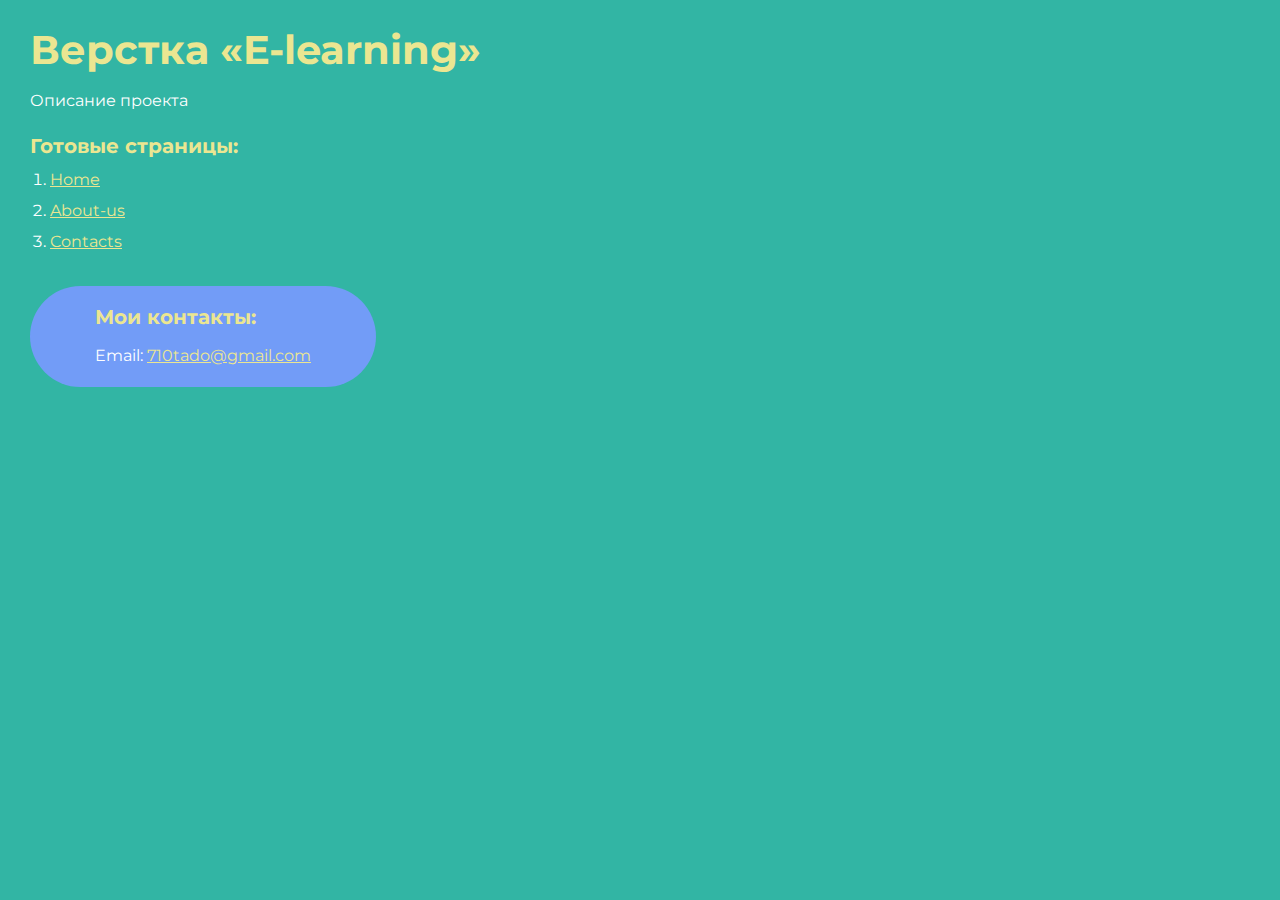
<file: index.html>
<!DOCTYPE html>
<html>

<head>
	<meta charset="UTF-8">
	<meta name="viewport" content="width=device-width, initial-scale=1.0">
	<title>«E-learning»</title>
</head>

<body>
	<div class="rootpage">
		<h1>Верстка «E-learning»</h1>
		<div class="rootpage__info">
			Описание проекта
		</div>
		<h2>Готовые страницы:</h2>
		<ol class="rootpage__list">
			<li><a target="_blank" href="home.html">Home</a></li>
			<li><a target="_blank" href="about-us.html">About-us</a></li>
			<li><a target="_blank" href="contacts.html">Contacts</a></li>
		</ol>
		<div class="rootpage__contacts">
			<h2>Мои контакты:</h2>
			<p>Email: <a href="mailto:email@gmail.com">710tado@gmail.com</a></p>
		</div>
	</div>
</body>
<style>
	@charset "UTF-8";
	@import url("https://fonts.googleapis.com/css?family=Montserrat:regular,700&display=swap");

	*,
	*::before,
	*::after {
		padding: 0px;
		margin: 0px;
		border: 0px;
		box-sizing: border-box;
	}

	html,
	body {
		height: 100%;
		margin: 0;
		padding: 0;
		min-width: 320px;
		width: 100%;
		color: #fff;
		background-color: #32b5a4;
	}

	body {
		font-family: Montserrat;
		font-size: 100%;
		line-height: 1;
		font-size: 1rem;
	}

	a {
		text-decoration: underline;
		color: #ebe691
	}

	a:visited {
		text-decoration: underline;
		color: #aaa768;
	}

	a:hover {
		text-decoration: none;
	}

	ul li {
		list-style: none;
	}

	img {
		vertical-align: top;
	}

	.wrapper {
		width: 100%;
		min-height: 100%;
		overflow: hidden;
	}

	.rootpage {
		padding: 30px;
		display: flex;
		flex-direction: column;
		align-items: flex-start;
	}

	@media (max-width: 767px) {
		.rootpage {
			padding: 30px 15px;
		}
	}

	h1 {
		color: #ebe691;
		font-size: 2.5rem;
		margin: 0px 0px 1.25rem 0px;
	}

	@media (max-width: 767px) {
		h1 {
			font-size: 1.85rem;
			margin: 0px 0px 1.25rem 0px;
		}
	}

	h2 {
		color: #ebe691;
		font-size: 1.25rem;
		margin: 0px 0px 1rem 0px;
	}

	@media (max-width: 767px) {
		h2 {
			font-size: 1.125rem;
			margin: 0px 0px 1rem 0px;
		}
	}

	.rootpage__info {
		line-height: 140%;
		margin: 0px 0px 1.5rem 0px;
	}

	.rootpage__list {
		margin: 0px 0px 2.25rem 1.25rem;
	}

	.rootpage__list li:not(:last-child) {
		margin: 0px 0px 15px 0px;
	}

	.rootpage__contacts,
	.rootpage__tnx {
		border-radius: 200px;
		padding: 20px 65px;
		line-height: 140%;
	}

	@media (max-width: 767px) {

		.rootpage__contacts,
		.rootpage__tnx {
			border-radius: 40px;
			padding: 20px;
		}
	}

	.rootpage__contacts {
		background: #729cf7;

	}

	.rootpage__contacts a {
		color: #ebe691;
	}

	.rootpage__tnx {
		background: #c22d63;
		margin: 0px 0px 1rem 0px;
	}
</style>

</html>
</file>
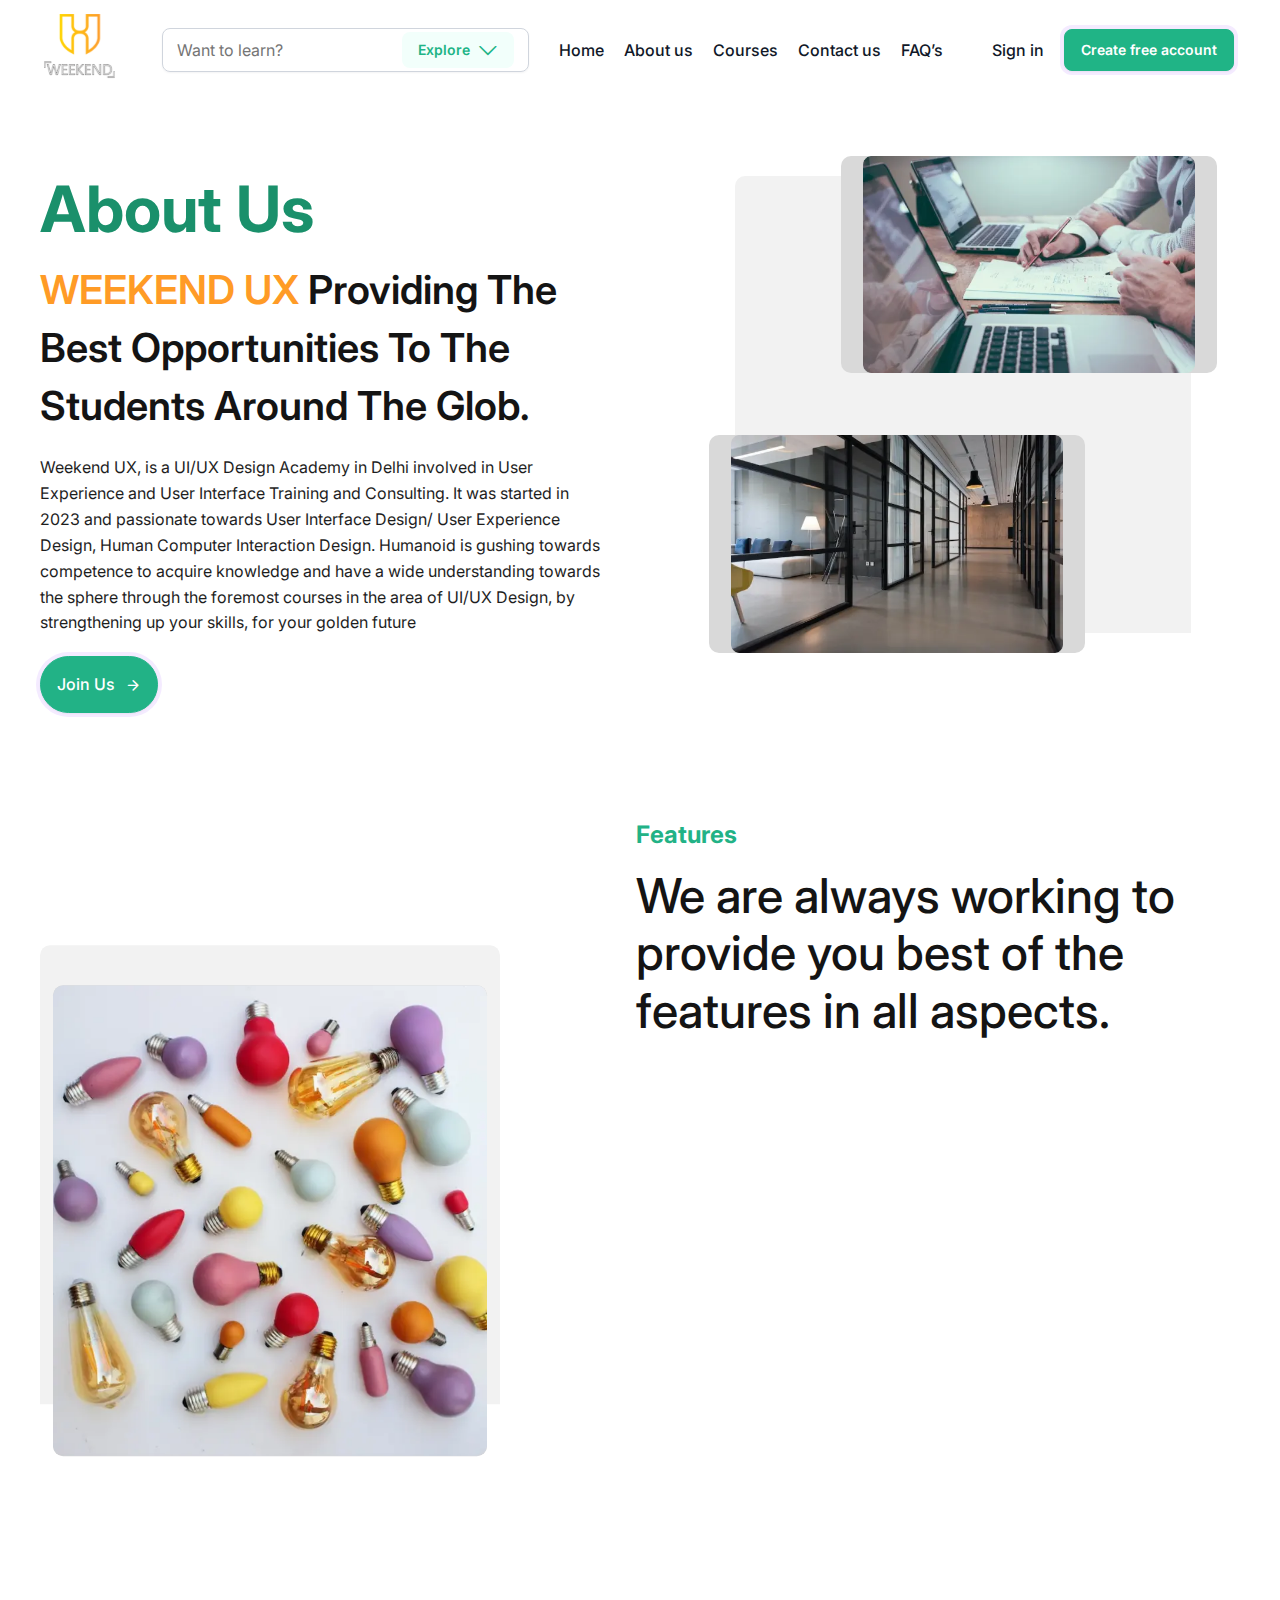
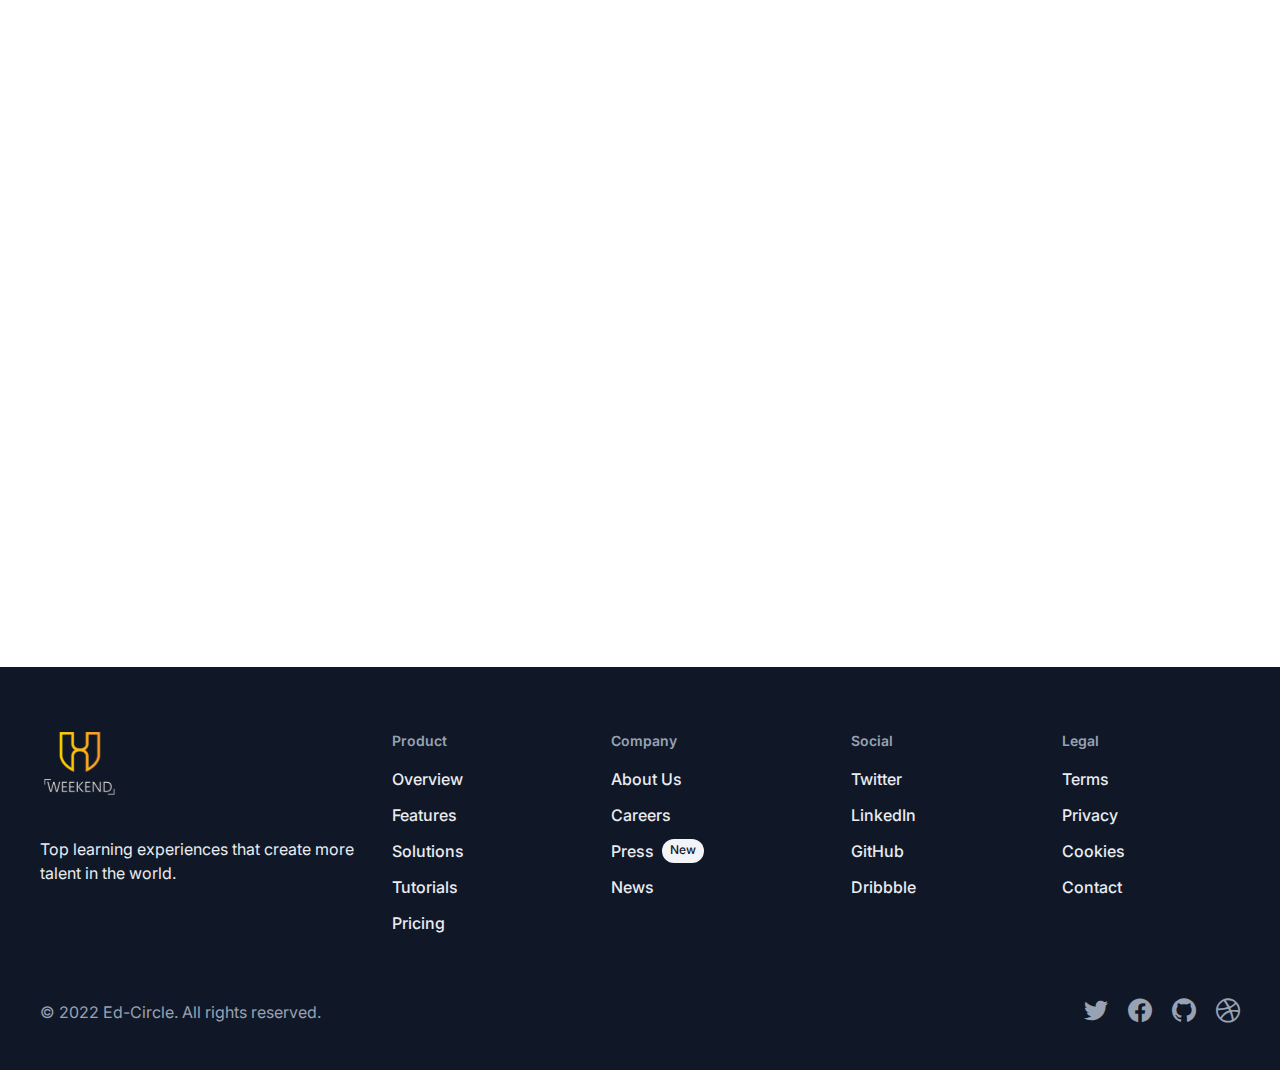
<file: about-us.html>
<!DOCTYPE html>
<html lang="en">

<head>
	<title>About Us</title>
	<meta charset="UTF-8">
	<meta name="format-detection" content="telephone=no">
	<!-- <style>body{opacity: 0;}</style> -->
	<link rel="stylesheet" href="css/style.min.css?_v=20250202135547">
	<link rel="shortcut icon" href="favicon.ico">
	<!-- <meta name="robots" content="noindex, nofollow"> -->
	<meta name="viewport" content="width=device-width, initial-scale=1.0">
</head>

<body>
	<div class="wrapper">
		<header class="header">
			<div class="header__container">
				<a href="/home.html" class="header__logo">
					<img src="img/logo.svg" alt="Logo">
				</a>
				<form data-da=".menu__body, 740, 0" action="#" class="header__form form-header">
					<input autocomplete="off" type="search" name="form[]" placeholder="Want to learn?" class="form-header__input _icon-search">
					<div data-spollers class="spollers">
						<details class="spollers__item">
							<summary data-spoller-close class="spollers__title _icon-chevron-right">Explore</summary>
							<ul class="spollers__body">
								<li class="spollers__body-item"><a href="#" class="spollers__body-link">Interaction Design</a>
								</li>
								<li class="spollers__body-item"><a href="#" class="spollers__body-link">UX Design</a></li>
								<li class="spollers__body-item"><a href="#" class="spollers__body-link">Design</a></li>
								<li class="spollers__body-item"><a href="#" class="spollers__body-link">Figma UI UX</a></li>
							</ul>
						</details>
					</div>
				</form>
				<div class="header__menu menu">
					<button type="button" class="menu__icon icon-menu"><span></span></button>
					<nav class="menu__body">
						<ul class="menu__list">
							<li class="menu__item"><a class="menu__link" href="/e-learning/home.html">Home</a></li>
							<li class="menu__item"><a class="menu__link" href="/e-learning/about-us.html">About us</a></li>
							<li class="menu__item"><a class="menu__link">Courses</a></li>
							<li class="menu__item"><a class="menu__link" href="/e-learning/contacts.html">Contact us</a></li>
							<li class="menu__item"><a class="menu__link">FAQ’s</a></li>
						</ul>
					</nav>
				</div>
				<div class="header__action action-header">
					<a href="#" class="action-header__link">Sign in</a>
					<button type="button" class="action-header__button button">Create free account</button>
				</div>
			</div>
		</header>
		<main class="page">
			<section data-watch="navigator" class="page__about-us about-us">
				<div class="about-us__container">
					<div class="about-us__body">
						<div class="about-us__content">
							<h1 data-watch class="about-us__title">About Us</h1>
							<h2 data-watch class="about-us__subtitle"><span>WEEKEND UX</span> providing the best
								opportunities to
								the students around the glob.</h2>
							<div data-watch class="about-us__text text--black">Weekend UX, is a UI/UX Design Academy in
								Delhi
								involved in User Experience and User Interface Training and Consulting. It was started
								in 2023 and passionate towards User Interface Design/ User Experience Design, Human
								Computer Interaction Design. Humanoid is gushing towards competence to acquire knowledge
								and have a wide understanding towards the sphere through the foremost courses in the
								area of UI/UX Design, by strengthening up your skills, for your golden future</div>
							<a data-watch href="#" class="about-us__button button button--radius _icon-arrow-right"><span>Join
									Us</span>
							</a>
						</div>
						<div data-prlx-parent class="about-us__block-images">
							<div data-prlx class="about-us__images">
								<div class="about-us__image about-us__image--right">
									<img src="img/about-us/01.webp" alt="Image">
								</div>
								<div class="about-us__image about-us__image--left">
									<img src="img/about-us/02.webp" alt="Image">
								</div>
							</div>
						</div>
					</div>
				</div>
			</section>
			<section class="page__features features">
				<div class="features__container">
					<div data-prlx-parent class="features__block-images">
						<div data-prlx class="features__images">
							<div class="features__image">
								<img src="img/features/01.webp" alt="Image">
							</div>
						</div>
					</div>
					<div class="features__content">
						<div class="features__top about-us-head">
							<h2 data-watch class="about-us-head__title">We are always working to provide you best of the
								features
								in
								all
								aspects.</h2>
							<h3 data-watch class="about-us-head__subtilte">Features</h3>
						</div>
						<div data-watch class="features__text text text--black">
							<p>At WEEKENDUX the chief determination is to clear the minds of our students about their
								goals,
								while making them consistent in their ambitions and pushing them to be confident for
								their
								journey towards the course of time.</p>
							<p>You will find every little thing on the internet in just a click of hand, but here we
								admire
								that
								without knowledge and practice the internet may even also fail you in your life.
							</p>
						</div>
						<a data-watch href="#" class="features__button button button--radius _icon-arrow-right"><span>Learn
								More</span></a>
					</div>
				</div>
			</section>
			<section class="page__benefits benefits">
				<div class="benefits__container">
					<div class="benefits__top about-us-head">
						<h2 data-watch class="about-us-head__title">By Joining WEEKENS UX Platform, One Can Avail a Lot
							Of
							Benefits.</h2>
						<h3 data-watch class="about-us-head__subtilte">Our Benefits</h3>
					</div>
					<div data-watch class="benefits__text text--black">
						<p>Install our top-rated dropshipping app to your e-commerce site and get access to US
							Suppliers, AliExpress vendors, and the best.</p>
					</div>
					<div class="benefits__items">
						<div data-watch class="benefits__item item-benefits">
							<div class="item-benefits__number">01</div>
							<h4 class="item-benefits__title">Standardization</h4>
							<div class="item-benefits__text text--black">
								When working in a global workplace, it’s often difficult to gauge learners’ training
								experiences, which are ... <a href="#" class="href">Read
									More</a></div>
						</div>
						<div data-watch class="benefits__item item-benefits">
							<div class="item-benefits__number">02</div>
							<h4 class="item-benefits__title">Reduced Costs</h4>
							<div class="item-benefits__text text--black">
								With Weekend UX, there’s no cost to reproduce materials and, thanks to mobile learning
								and microlearning ... <a href="#" class="href">Read
									More</a></div>
						</div>
						<div data-watch class="benefits__item item-benefits">
							<div class="item-benefits__number">03</div>
							<h4 class="item-benefits__title">More Customization</h4>
							<div class="item-benefits__text text--black">
								ust like learners aren’t one-size-fits-all, learning is not a one-size-fits-all
								experience. By using different ... <a href="#" class="href">Read
									More</a></div>
						</div>
						<div data-watch class="benefits__item item-benefits">
							<div class="item-benefits__number">04</div>
							<h4 class="item-benefits__title">Affordable Pricing</h4>
							<div class="item-benefits__text text--black">
								With Weekend UX, there’s no cost to reproduce materials and, thanks to mobile learning
								and microlearning ... <a href="#" class="href">Read
									More</a></div>
						</div>
						<div data-watch class="benefits__item item-benefits">
							<div class="item-benefits__number">05</div>
							<h4 class="item-benefits__title">Learner Satisfaction</h4>
							<div class="item-benefits__text text--black">If you really want students to retain what they
								learn, you’ll need to aim for high satisfaction rates. Bad ... <a href="#" class="href">Read
									More</a></div>
						</div>
						<div data-watch class="benefits__item item-benefits">
							<div class="item-benefits__number">06</div>
							<h4 class="item-benefits__title">Multimedia Materials</h4>
							<div class="item-benefits__text text--black">One of the main reasons why custom eLearning is
								effective is that it’s the perfect delivery method for ... <a href="#" class="href">Read
									More</a></div>
						</div>
					</div>
				</div>
			</section>
		</main>
		<footer class="footer">
			<div class="footer__container">
				<div class="footer__items">
					<div class="footer__item">
						<a href="/home.html" class="footer__logo">
							<img src="img/logo.svg" alt="Logo">
						</a>
						<div class="footer__text">
							<p>
								Top learning experiences that create more talent in the world.
							</p>
						</div>
					</div>
					<div data-spollers="500" class="footer__item spollers-footer">
						<details class="spollers-footer__item">
							<summary class="spollers-footer__title _icon-chevron-right">Product</summary>
							<ul class="spollers-footer__body">
								<li class="spollers-footer__body-item"><a href="#" class="spollers-footer__body-link">Overview</a>
								</li>
								<li class="spollers-footer__body-item"><a href="#" class="spollers-footer__body-link">Features</a>
								</li>
								<li class="spollers-footer__body-item"><a href="#" class="spollers-footer__body-link">Solutions</a>
								</li>
								<li class="spollers-footer__body-item"><a href="#" class="spollers-footer__body-link">Tutorials</a>
								</li>
								<li class="spollers-footer__body-item"><a href="#" class="spollers-footer__body-link">Pricing</a>
								</li>
							</ul>
						</details>
					</div>
					<div data-spollers="500" class="footer__item spollers-footer">
						<details class="spollers-footer__item">
							<summary class="spollers-footer__title _icon-chevron-right">Company</summary>
							<ul class="spollers-footer__body">
								<li class="spollers-footer__body-item"><a href="#" class="spollers-footer__body-link">About us</a>
								</li>
								<li class="spollers-footer__body-item"><a href="#" class="spollers-footer__body-link">Careers</a>
								</li>
								<li class="spollers-footer__body-item spollers-footer__body-item--label"><a href="#" class="spollers-footer__body-link">Press</a>
									<div class="spollers-footer__body-label">New</div>
								</li>
								<li class="spollers-footer__body-item"><a href="#" class="spollers-footer__body-link">News</a>
								</li>
							</ul>
						</details>
					</div>
					<div data-spollers="500" class="footer__item spollers-footer">
						<details class="spollers-footer__item">
							<summary class="spollers-footer__title _icon-chevron-right">Social</summary>
							<ul class="spollers-footer__body">
								<li class="spollers-footer__body-item"><a href="#" class="spollers-footer__body-link">Twitter</a>
								</li>
								<li class="spollers-footer__body-item"><a href="#" class="spollers-footer__body-link">LinkedIn</a>
								</li>
								<li class="spollers-footer__body-item"><a href="#" class="spollers-footer__body-link">GitHub</a>
								</li>
								<li class="spollers-footer__body-item"><a href="#" class="spollers-footer__body-link">Dribbble</a>
								</li>
							</ul>
						</details>
					</div>
					<div data-spollers="500" class="footer__item spollers-footer">
						<details class="spollers-footer__item">
							<summary class="spollers-footer__title _icon-chevron-right">Legal</summary>
							<ul class="spollers-footer__body">
								<li class="spollers-footer__body-item"><a href="#" class="spollers-footer__body-link">Terms</a>
								</li>
								<li class="spollers-footer__body-item"><a href="#" class="spollers-footer__body-link">Privacy</a>
								</li>
								<li class="spollers-footer__body-item"><a href="#" class="spollers-footer__body-link">Cookies</a>
								</li>
								<li class="spollers-footer__body-item"><a href="#" class="spollers-footer__body-link">Contact</a>
								</li>
							</ul>
						</details>
					</div>
				</div>
				<div class="footer__bottom">
					<div class="footer__copy">© 2022 Ed-Circle. All rights reserved.</div>
					<ul class="footer__social social social--f">
						<li class="social__item"><a href="#" class="social__link _icon-twitter"></a></li>
						<li class="social__item"><a href="#" class="social__link _icon-facebook"></a></li>
						<li class="social__item"><a href="#" class="social__link _icon-github"></a></li>
						<li class="social__item"><a href="#" class="social__link _icon-dribbble"></a></li>
					</ul>
				</div>
			</div>
		</footer>
	</div>
	<script src="js/app.min.js?_v=20250202135547"></script>
</body>

</html>
</file>
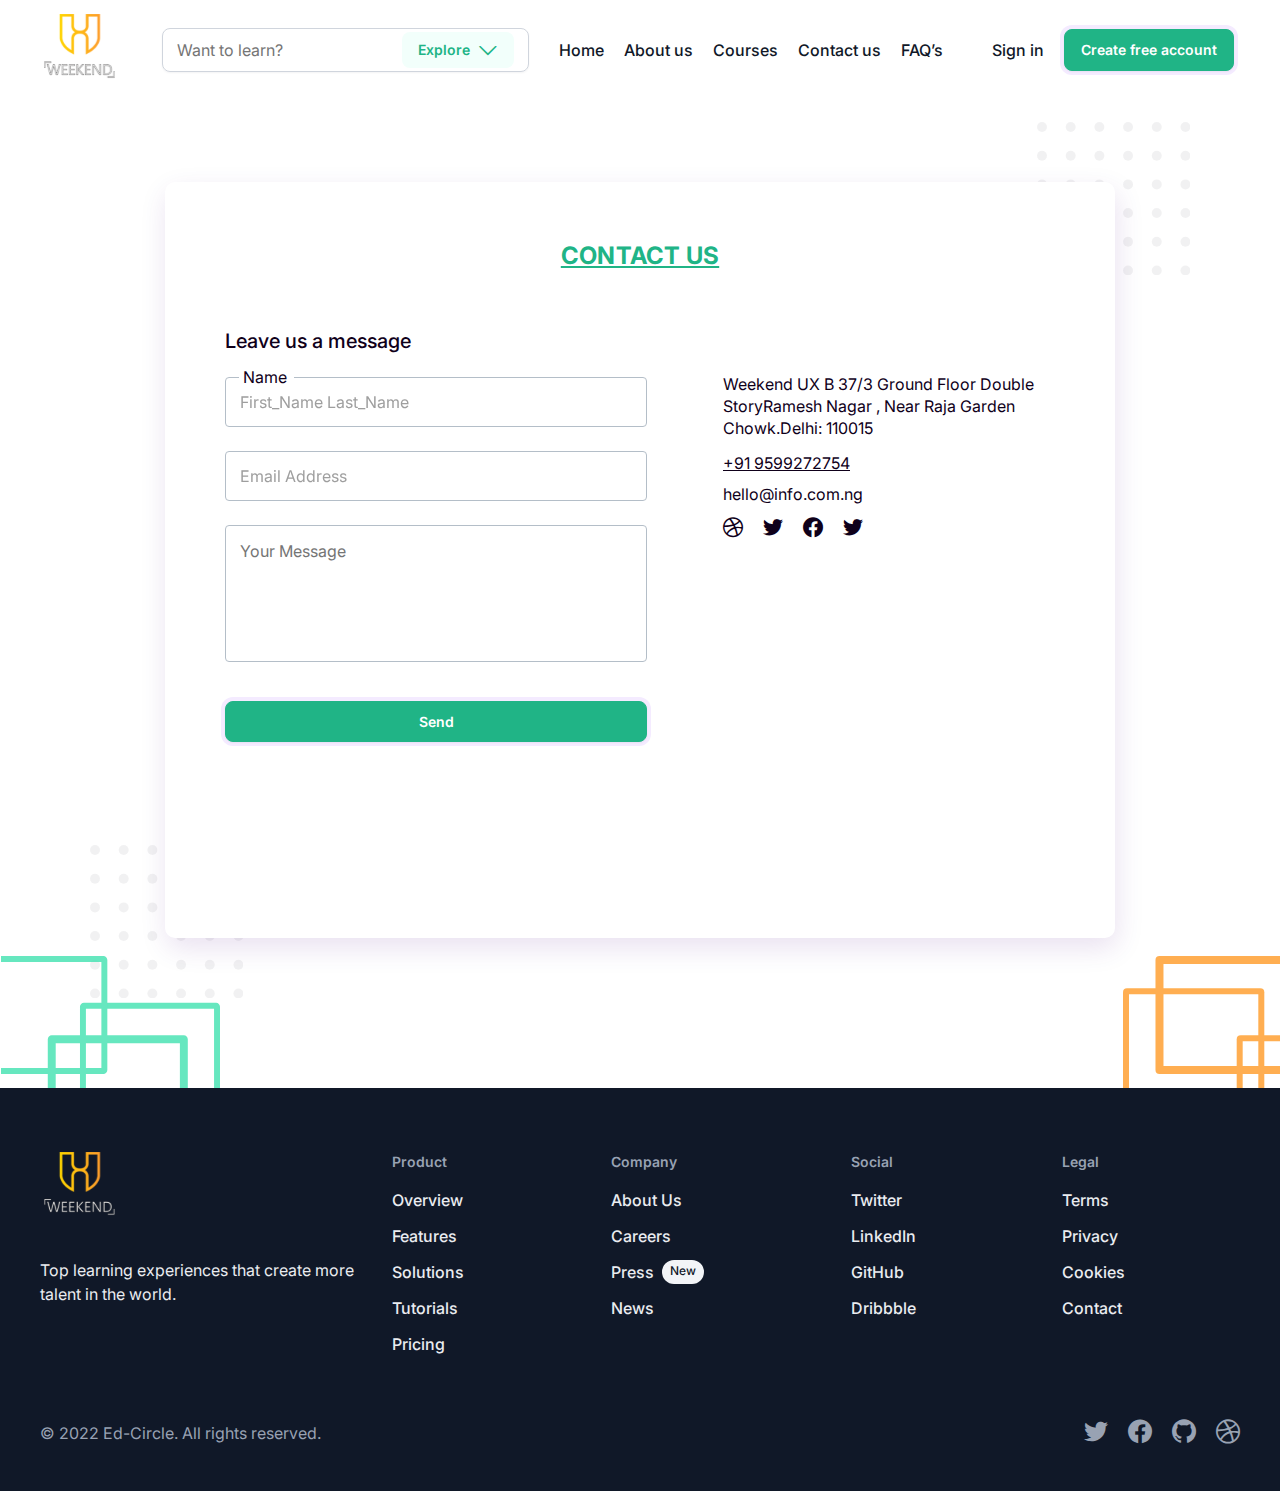
<file: contacts.html>
<!DOCTYPE html>
<html lang="en">

<head>
	<title>Contact Us</title>
	<meta charset="UTF-8">
	<meta name="format-detection" content="telephone=no">
	<!-- <style>body{opacity: 0;}</style> -->
	<link rel="stylesheet" href="css/style.min.css?_v=20250202135547">
	<link rel="shortcut icon" href="favicon.ico">
	<!-- <meta name="robots" content="noindex, nofollow"> -->
	<meta name="viewport" content="width=device-width, initial-scale=1.0">
</head>

<body>
	<div class="wrapper">
		<header class="header">
			<div class="header__container">
				<a href="/home.html" class="header__logo">
					<img src="img/logo.svg" alt="Logo">
				</a>
				<form data-da=".menu__body, 740, 0" action="#" class="header__form form-header">
					<input autocomplete="off" type="search" name="form[]" placeholder="Want to learn?" class="form-header__input _icon-search">
					<div data-spollers class="spollers">
						<details class="spollers__item">
							<summary data-spoller-close class="spollers__title _icon-chevron-right">Explore</summary>
							<ul class="spollers__body">
								<li class="spollers__body-item"><a href="#" class="spollers__body-link">Interaction Design</a>
								</li>
								<li class="spollers__body-item"><a href="#" class="spollers__body-link">UX Design</a></li>
								<li class="spollers__body-item"><a href="#" class="spollers__body-link">Design</a></li>
								<li class="spollers__body-item"><a href="#" class="spollers__body-link">Figma UI UX</a></li>
							</ul>
						</details>
					</div>
				</form>
				<div class="header__menu menu">
					<button type="button" class="menu__icon icon-menu"><span></span></button>
					<nav class="menu__body">
						<ul class="menu__list">
							<li class="menu__item"><a class="menu__link" href="/e-learning/home.html">Home</a></li>
							<li class="menu__item"><a class="menu__link" href="/e-learning/about-us.html">About us</a></li>
							<li class="menu__item"><a class="menu__link">Courses</a></li>
							<li class="menu__item"><a class="menu__link" href="/e-learning/contacts.html">Contact us</a></li>
							<li class="menu__item"><a class="menu__link">FAQ’s</a></li>
						</ul>
					</nav>
				</div>
				<div class="header__action action-header">
					<a href="#" class="action-header__link">Sign in</a>
					<button type="button" class="action-header__button button">Create free account</button>
				</div>
			</div>
		</header>
		<main class="page">
			<section class="page__contacts contacts">
				<div class="contacts__container">
					<div class="contacts__block">
						<h1 data-watch class="contacts__title">CONTACT US</h1>
						<div class="contacts__items">
							<div data-watch class="contacts__message message">
								<h3 class="message__title">Leave us a message</h3>
								<form class="message__form form-message" action="#" method="get">
									<div class="form-message__line">
										<label class="form-message__label" for="name">Name</label>
										<input class="form-message__input" id="name" type="text" name="name" placeholder="First_Name Last_Name">
									</div>
									<div class="form-message__line">
										<input class="form-message__input" autocomplete="off" type="email" name="email" placeholder="Email Address" required>
									</div>
									<textarea class="form-message__area" autocomplete="off" name="message" placeholder="Your Message"></textarea>
									<button type="submit" class="form-message__button button">Send</button>
								</form>
							</div>
							<div data-watch class="contacts__contact-us contact-us">
								<div class="contact-us__body">
									<address class="contact-us__address">Weekend UX
										B 37/3 Ground Floor Double StoryRamesh Nagar , Near Raja Garden Chowk.Delhi: 110015
									</address>
									<a class="contact-us__phone" href="tel:+919599272754">+91 9599272754</a>
									<a class="contact-us__email" href="mailto:hello@info.com.ng">hello@info.com.ng</a>
									<ul class="contact-us__social social">
										<li class="social__item"><a href="#" class="social__link _icon-dribbble"></a>
										</li>
										<li class="social__item"><a href="#" class="social__link _icon-twitter"></a>
										</li>
										<li class="social__item"><a href="#" class="social__link _icon-facebook"></a>
										</li>
										<li class="social__item"><a href="#" class="social__link _icon-twitter"></a>
										</li>
									</ul>
								</div>
								<div class="contact-us__map">
									<iframe src="https://www.google.com/maps/embed?pb=!1m18!1m12!1m3!1d14005.162034480047!2d77.10631502603866!3d28.65101898033815!2m3!1f0!2f0!3f0!3m2!1i1024!2i768!4f13.1!3m3!1m2!1s0x390d036d4d030f21%3A0x6ea1ea03cfe662b7!2sRaja%20Garden%20Chowk!5e0!3m2!1sru!2sfr!4v1737548254056!5m2!1sru!2sfr" width="100%" height="300" style="border:0;" allowfullscreen="" loading="lazy" referrerpolicy="no-referrer-when-downgrade"></iframe>
								</div>
							</div>
						</div>
					</div>
				</div>
				<div class="contacts__decors">
					<div class="contacts__decor-r">
						<img src="img/contacts/decor-orange.svg" alt="Decor">
					</div>
					<div class="contacts__decor-l">
						<img src="img/contacts/decor-green.svg" alt="Decor">
					</div>
				</div>
			</section>
		</main>
		<footer class="footer">
			<div class="footer__container">
				<div class="footer__items">
					<div class="footer__item">
						<a href="/home.html" class="footer__logo">
							<img src="img/logo.svg" alt="Logo">
						</a>
						<div class="footer__text">
							<p>
								Top learning experiences that create more talent in the world.
							</p>
						</div>
					</div>
					<div data-spollers="500" class="footer__item spollers-footer">
						<details class="spollers-footer__item">
							<summary class="spollers-footer__title _icon-chevron-right">Product</summary>
							<ul class="spollers-footer__body">
								<li class="spollers-footer__body-item"><a href="#" class="spollers-footer__body-link">Overview</a>
								</li>
								<li class="spollers-footer__body-item"><a href="#" class="spollers-footer__body-link">Features</a>
								</li>
								<li class="spollers-footer__body-item"><a href="#" class="spollers-footer__body-link">Solutions</a>
								</li>
								<li class="spollers-footer__body-item"><a href="#" class="spollers-footer__body-link">Tutorials</a>
								</li>
								<li class="spollers-footer__body-item"><a href="#" class="spollers-footer__body-link">Pricing</a>
								</li>
							</ul>
						</details>
					</div>
					<div data-spollers="500" class="footer__item spollers-footer">
						<details class="spollers-footer__item">
							<summary class="spollers-footer__title _icon-chevron-right">Company</summary>
							<ul class="spollers-footer__body">
								<li class="spollers-footer__body-item"><a href="#" class="spollers-footer__body-link">About us</a>
								</li>
								<li class="spollers-footer__body-item"><a href="#" class="spollers-footer__body-link">Careers</a>
								</li>
								<li class="spollers-footer__body-item spollers-footer__body-item--label"><a href="#" class="spollers-footer__body-link">Press</a>
									<div class="spollers-footer__body-label">New</div>
								</li>
								<li class="spollers-footer__body-item"><a href="#" class="spollers-footer__body-link">News</a>
								</li>
							</ul>
						</details>
					</div>
					<div data-spollers="500" class="footer__item spollers-footer">
						<details class="spollers-footer__item">
							<summary class="spollers-footer__title _icon-chevron-right">Social</summary>
							<ul class="spollers-footer__body">
								<li class="spollers-footer__body-item"><a href="#" class="spollers-footer__body-link">Twitter</a>
								</li>
								<li class="spollers-footer__body-item"><a href="#" class="spollers-footer__body-link">LinkedIn</a>
								</li>
								<li class="spollers-footer__body-item"><a href="#" class="spollers-footer__body-link">GitHub</a>
								</li>
								<li class="spollers-footer__body-item"><a href="#" class="spollers-footer__body-link">Dribbble</a>
								</li>
							</ul>
						</details>
					</div>
					<div data-spollers="500" class="footer__item spollers-footer">
						<details class="spollers-footer__item">
							<summary class="spollers-footer__title _icon-chevron-right">Legal</summary>
							<ul class="spollers-footer__body">
								<li class="spollers-footer__body-item"><a href="#" class="spollers-footer__body-link">Terms</a>
								</li>
								<li class="spollers-footer__body-item"><a href="#" class="spollers-footer__body-link">Privacy</a>
								</li>
								<li class="spollers-footer__body-item"><a href="#" class="spollers-footer__body-link">Cookies</a>
								</li>
								<li class="spollers-footer__body-item"><a href="#" class="spollers-footer__body-link">Contact</a>
								</li>
							</ul>
						</details>
					</div>
				</div>
				<div class="footer__bottom">
					<div class="footer__copy">© 2022 Ed-Circle. All rights reserved.</div>
					<ul class="footer__social social social--f">
						<li class="social__item"><a href="#" class="social__link _icon-twitter"></a></li>
						<li class="social__item"><a href="#" class="social__link _icon-facebook"></a></li>
						<li class="social__item"><a href="#" class="social__link _icon-github"></a></li>
						<li class="social__item"><a href="#" class="social__link _icon-dribbble"></a></li>
					</ul>
				</div>
			</div>
		</footer>
	</div>
	<script src="js/app.min.js?_v=20250202135547"></script>
</body>

</html>
</file>
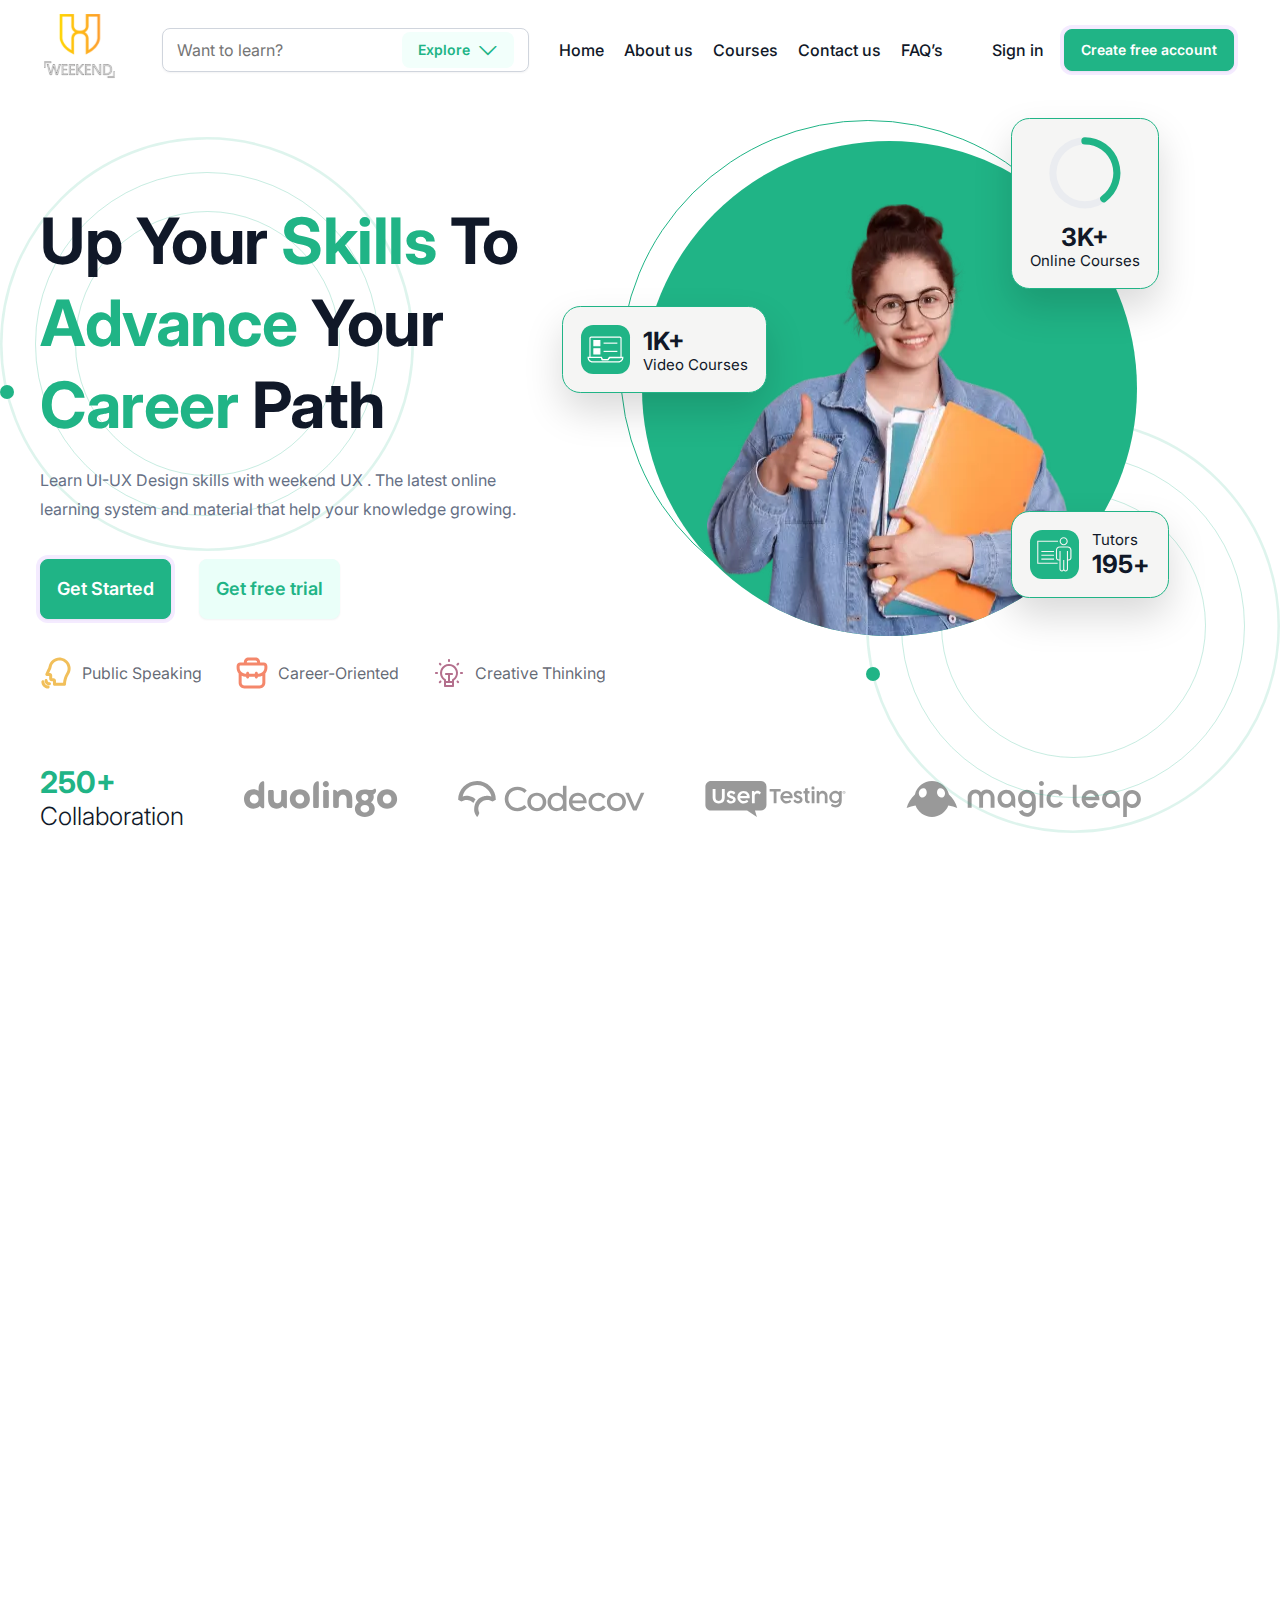
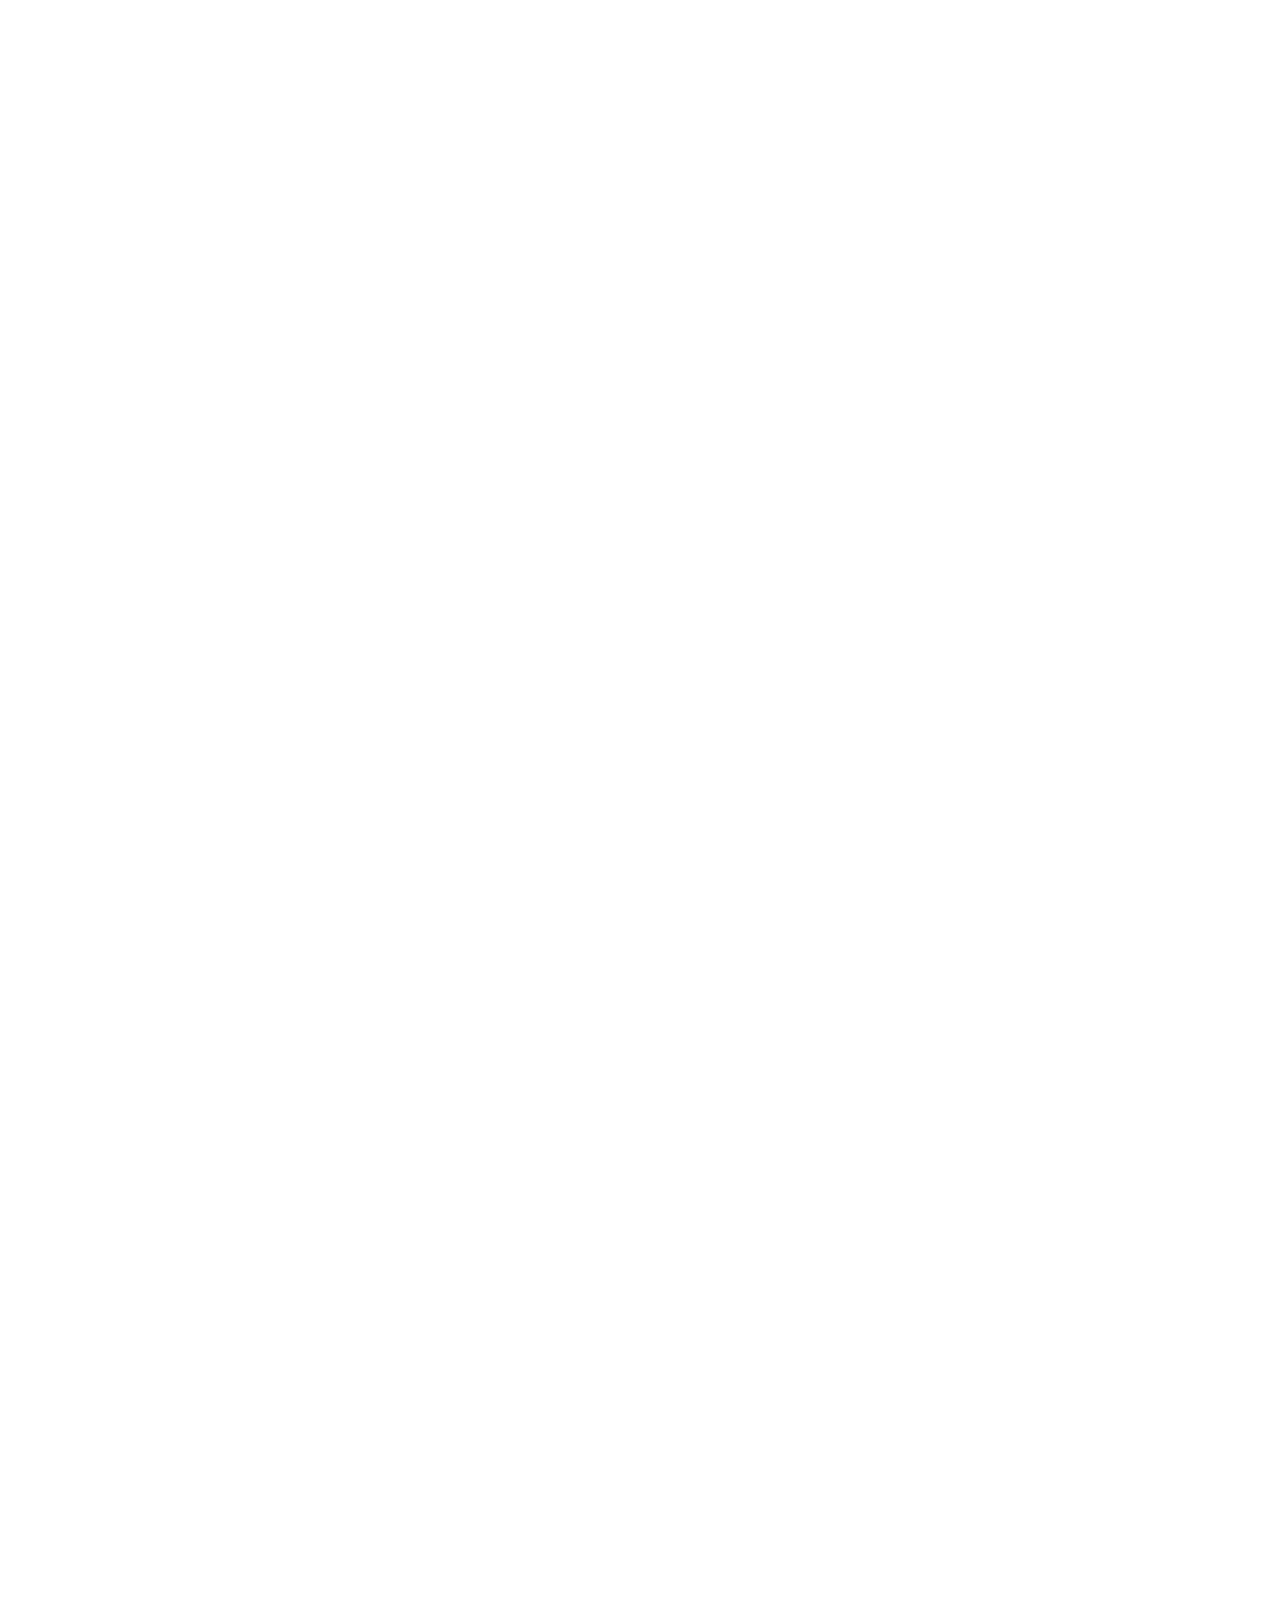
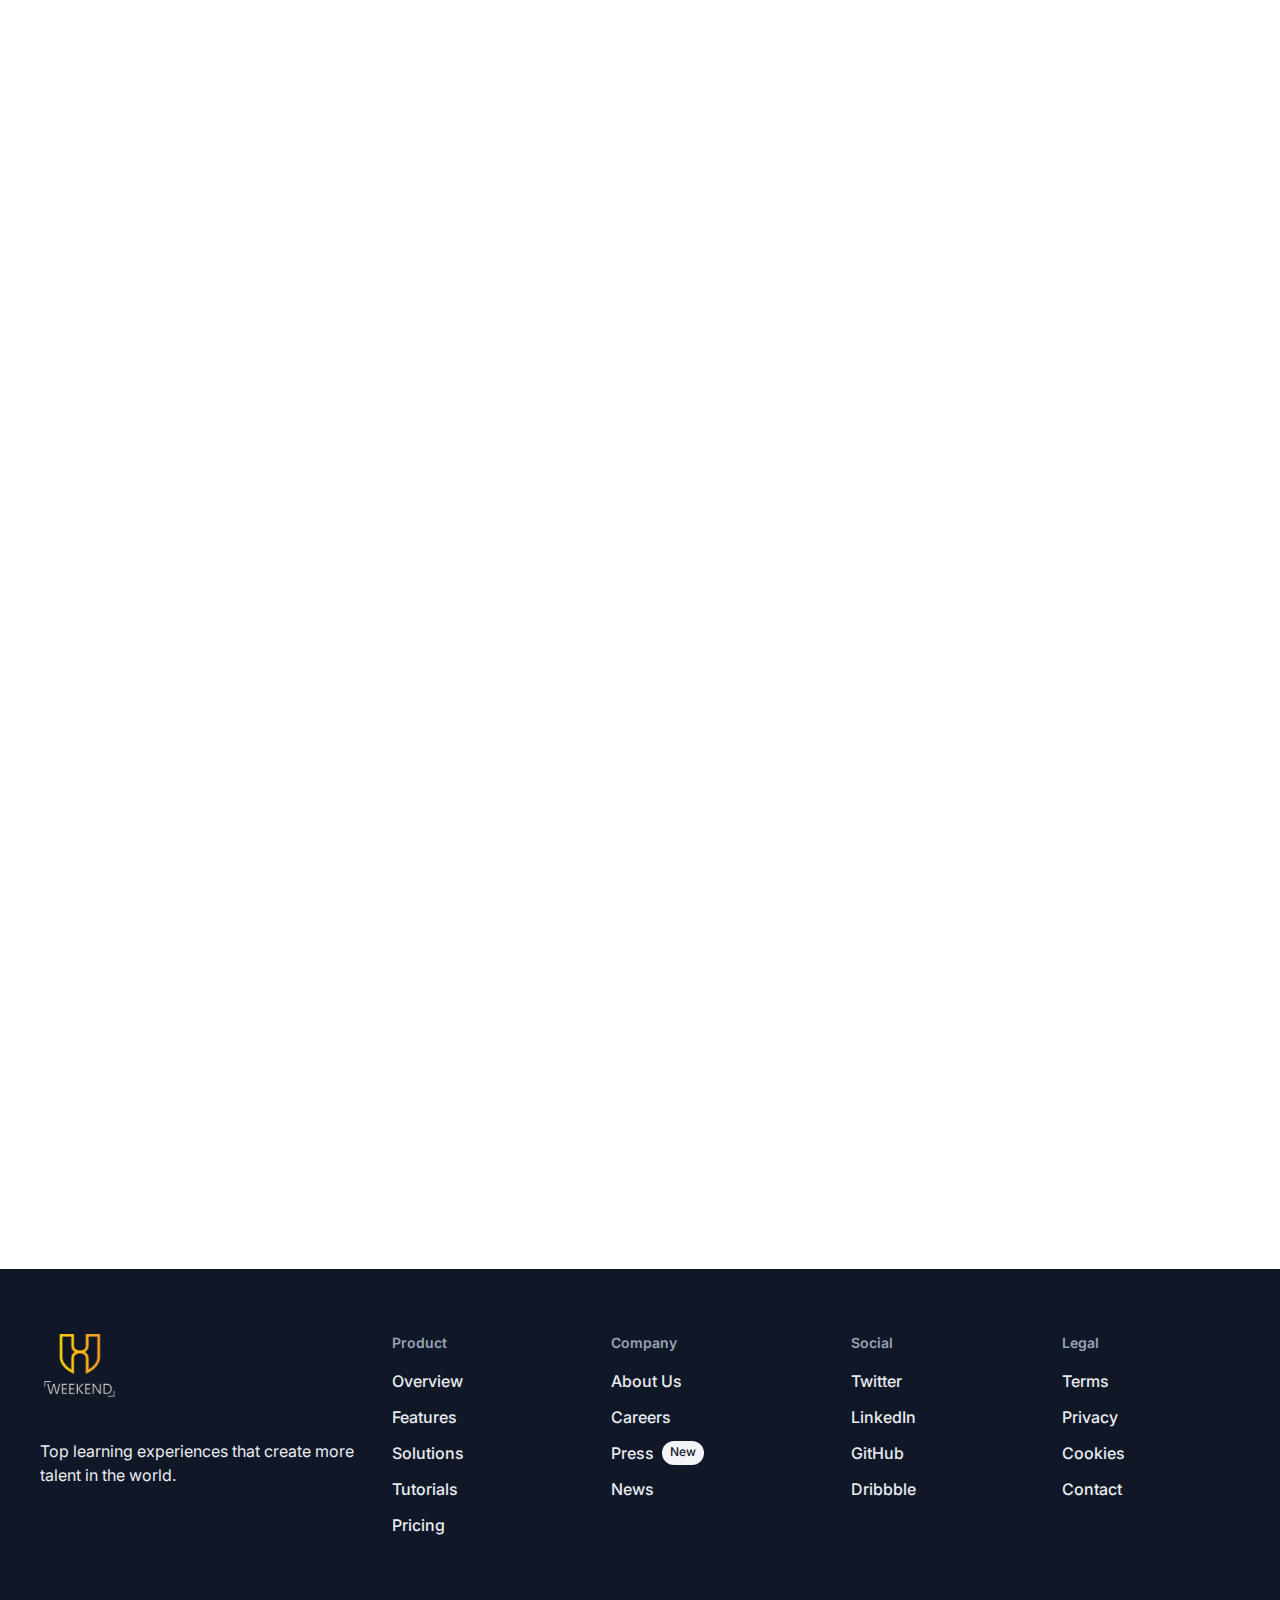
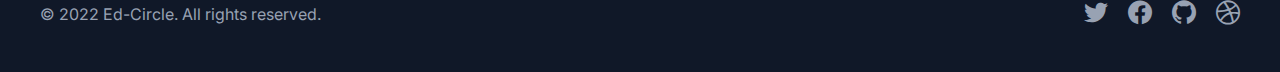
<file: home.html>
<!DOCTYPE html>
<html lang="en">

<head>
	<title>Home</title>
	<meta charset="UTF-8">
	<meta name="format-detection" content="telephone=no">
	<!-- <style>body{opacity: 0;}</style> -->
	<link rel="stylesheet" href="css/style.min.css?_v=20250202135547">
	<link rel="shortcut icon" href="favicon.ico">
	<!-- <meta name="robots" content="noindex, nofollow"> -->
	<meta name="viewport" content="width=device-width, initial-scale=1.0">
</head>

<body>
	<div class="wrapper">
		<header class="header">
			<div class="header__container">
				<a href="/home.html" class="header__logo">
					<img src="img/logo.svg" alt="Logo">
				</a>
				<form data-da=".menu__body, 740, 0" action="#" class="header__form form-header">
					<input autocomplete="off" type="search" name="form[]" placeholder="Want to learn?" class="form-header__input _icon-search">
					<div data-spollers class="spollers">
						<details class="spollers__item">
							<summary data-spoller-close class="spollers__title _icon-chevron-right">Explore</summary>
							<ul class="spollers__body">
								<li class="spollers__body-item"><a href="#" class="spollers__body-link">Interaction Design</a>
								</li>
								<li class="spollers__body-item"><a href="#" class="spollers__body-link">UX Design</a></li>
								<li class="spollers__body-item"><a href="#" class="spollers__body-link">Design</a></li>
								<li class="spollers__body-item"><a href="#" class="spollers__body-link">Figma UI UX</a></li>
							</ul>
						</details>
					</div>
				</form>
				<div class="header__menu menu">
					<button type="button" class="menu__icon icon-menu"><span></span></button>
					<nav class="menu__body">
						<ul class="menu__list">
							<li class="menu__item"><a class="menu__link" href="/e-learning/home.html">Home</a></li>
							<li class="menu__item"><a class="menu__link" href="/e-learning/about-us.html">About us</a></li>
							<li class="menu__item"><a class="menu__link">Courses</a></li>
							<li class="menu__item"><a class="menu__link" href="/e-learning/contacts.html">Contact us</a></li>
							<li class="menu__item"><a class="menu__link">FAQ’s</a></li>
						</ul>
					</nav>
				</div>
				<div class="header__action action-header">
					<a href="#" class="action-header__link">Sign in</a>
					<button type="button" class="action-header__button button">Create free account</button>
				</div>
			</div>
		</header>
		<main class="page">
			<section class="page__hero hero">
				<div class="hero__container">
					<div class="hero__blocks">
						<div class="hero__body">
							<h1 class="hero__title">up your <span>skills</span>
								to <span>advance</span> your <span>career</span> path</h1>
							<div class="hero__text text">
								<p>Learn UI-UX Design skills with weekend UX . The latest online learning system and
									material that help your knowledge growing.</p>
							</div>
							<div class="hero__buttons">
								<button type="button" class="hero__button button button--big">Get Started</button>
								<button type="button" class="hero__button button button--light">Get free trial</button>
							</div>
							<ul class="hero__items">
								<li class="hero__item">
									<img src="img/icons/hero/speak.svg" alt="Public Speaking">
									<span>Public Speaking</span>
								</li>
								<li class="hero__item">
									<img src="img/icons/hero/briefcase.svg" alt="Career-Oriented">
									<span>Career-Oriented</span>
								</li>
								<li class="hero__item">
									<img src="img/icons/hero/idea.svg" alt="Creative Thinking">
									<span>Creative Thinking</span>
								</li>
							</ul>
						</div>
						<div class="hero__images">
							<div class="hero__image">
								<img src="img/hero/01.webp" alt="Image">
							</div>
							<div data-watch class="counters">
								<div class="counters__item item-counters item-counters--1">
									<div class="item-counters__image">
										<img src="img/icons/hero/education.svg" alt="Video Courses">
									</div>
									<div class="item-counters__body">
										<div class="item-counters__block">
											<div data-digits-counter class="item-counters__number">2</div>
											<div class="item-counters__value">K+</div>
										</div>
										<div class="item-counters__text">Video Courses</div>
									</div>
								</div>
								<div class="counters__item item-counters item-counters--2">
									<div class="item-counters__image">
										<img src="img/icons/hero/ring.svg" alt="Online Courses">
									</div>
									<div class="item-counters__body">
										<div class="item-counters__block">
											<div data-digits-counter class="item-counters__number">5</div>
											<div class="item-counters__value">K+</div>
										</div>
										<div class="item-counters__text">Online Courses</div>
									</div>
								</div>
								<div class="counters__item item-counters item-counters--3">
									<div class="item-counters__image">
										<img src="img/icons/hero/board.svg" alt="Tutors">
									</div>
									<div class="item-counters__body">
										<div class="item-counters__block">
											<div data-digits-counter class="item-counters__number">250</div>
											<div class="item-counters__value">+</div>
										</div>
										<div class="item-counters__text">Tutors</div>
									</div>
								</div>
							</div>
						</div>
					</div>
					<div class="hero__collaboration collaboration">
						<div class="collaboration__item collaboration__item--1">
							<div class="collaboration__number">250+</div>
							<div class="collaboration__value">Collaboration</div>
						</div>
						<div class="collaboration__item">
							<img src="img/icons/brends/duolingo.svg" alt="Duolingo">
						</div>
						<div class="collaboration__item">
							<img src="img/icons/brends/codecov.svg" alt="Codecov">
						</div>
						<div class="collaboration__item">
							<img src="img/icons/brends/usertesting.svg" alt="Usertesting">
						</div>
						<div class="collaboration__item">
							<img src="img/icons/brends/magic-leap.svg" alt="Magic leap">
						</div>
					</div>
				</div>
				<div class="hero__decor decor">
					<div class="decor__right right-decor">
						<svg class="right-decor__big" xmlns="http://www.w3.org/2000/svg" width="414" height="414" viewBox="0 0 162 162" fill="none">
							<circle cx="81" cy="81" r="80.5" stroke="#20B486" stroke-opacity="0.15" />
						</svg>
						<div class="right-decor__circle"></div>
					</div>
					<div class="decor__left left-decor">
						<svg class="left-decor__big" xmlns="http://www.w3.org/2000/svg" width="414" height="414" viewBox="0 0 162 162" fill="none">
							<circle cx="81" cy="81" r="80.5" stroke="#20B486" stroke-opacity="0.15" />
						</svg>
						<div class="left-decor__circle"></div>
					</div>
				</div>
			</section>
			<section class="page__services services">
				<div class="services__container">
					<div class="services__top top-header">
						<h2 data-watch class="top-header__title title">Fostering a playful & engaging learning environment</h2>
						<h4 data-watch class="top-header__subtitle subtitle">Our Services</h4>
					</div>
					<div data-watch class="services__slider slider-services swiper">
						<div class="slider-services__wrapper swiper-wrapper">
							<article class="slider-services__slide swiper-slide">
								<a href="#" class="slider-services__top">
									<h3 class="slider-services__title">Interaction Design</h3>
									<div class="slider-services__image slider-services__image--green">
										<img src="img/icons/services/interaction.svg" alt="Interaction Design">
									</div>
								</a>
								<div class="slider-services__text text">Lessons on design that cover the most recent
									developments.</div>
								<a href="#" class="slider-services__button _icon-chevron-right">Learn
									More</a>
							</article>
							<article class="slider-services__slide swiper-slide">
								<a href="#" class="slider-services__top">
									<h3 class="slider-services__title">UX Design Course</h3>
									<div class="slider-services__image slider-services__image--blue">
										<img src="img/icons/services/ux-design.svg" alt="UX Design Course">
									</div>
								</a>
								<div class="slider-services__text text">Classes in development that cover the most
									recent advancements in web.</div>
								<a href="#" class="slider-services__button _icon-chevron-right">Learn
									More</a>
							</article>
							<article class="slider-services__slide swiper-slide">
								<a href="#" class="slider-services__top">
									<h3 class="slider-services__title">User Interface Design</h3>
									<div class="slider-services__image slider-services__image--pink">
										<img src="img/icons/services/interface.svg" alt="User Interface Design">
									</div>
								</a>
								<div class="slider-services__text text">User Interface Design courses that cover the
									most recent trends</div>
								<a href="#" class="slider-services__button _icon-chevron-right">Learn
									More</a>
							</article>
							<article class="slider-services__slide swiper-slide">
								<a href="#" class="slider-services__top">
									<h3 class="slider-services__title">Interaction Design</h3>
									<div class="slider-services__image slider-services__image--green">
										<img src="img/icons/services/interaction.svg" alt="Interaction Design">
									</div>
								</a>
								<div class="slider-services__text text">Lessons on design that cover the most recent
									developments.</div>
								<a href="#" class="slider-services__button _icon-chevron-right">Learn
									More</a>
							</article>
							<article class="slider-services__slide swiper-slide">
								<a href="#" class="slider-services__top">
									<h3 class="slider-services__title">UX Design Course</h3>
									<div class="slider-services__image slider-services__image--blue">
										<img src="img/icons/services/ux-design.svg" alt="UX Design Course">
									</div>
								</a>
								<div class="slider-services__text text">Classes in development that cover the most
									recent advancements in web.</div>
								<a href="#" class="slider-services__button _icon-chevron-right">Learn
									More</a>
							</article>
						</div>
						<div class="slider-services__pagination"></div>
					</div>
				</div>
			</section>
			<section class="page__programs programs">
				<div class="programs__container">
					<div class="programs__top top-header top-header--left">
						<h2 data-watch class="top-header__title title">Our Most Popular Class</h2>
						<h4 data-watch class="top-header__subtitle subtitle">Explore Programs</h4>
					</div>
					<div data-watch class="programs__text text">
						<p>Let's join our famous class, the knowledge provided will definitely be useful for you.
						</p>
					</div>
					<div data-watch class="programs__slider swiper">
						<div class="programs__wrapper swiper-wrapper">
							<article class="programs__slide slide-programs swiper-slide">
								<a href="#" class="slide-programs__image">
									<img src="img/programs/01.webp" alt="Image">
									<div class="slide-programs__label _icon-clock">08 hr 12 mins</div>
								</a>
								<div class="slide-programs__content">
									<div class="slide-programs__top">
										<h3 class="slide-programs__title">
											<a href="#" class="slide-programs__title-link _icon-arrow-up-right">Figma UI
												UX Design..</a>
										</h3>
										<h6 class="slide-programs__subtitle">Design</h6>
									</div>
									<div class="slide-programs__text text">
										<p>Use Figma to get a job in UI Design, User Interface, User Experience design.
										</p>
									</div>
									<div class="slide-programs__ratings ratings">
										<div data-rating="" data-rating-value="4.3" class="rating">
											<div data-rating-title class="rating__title">4.3</div>
										</div>
										<div class="ratings__review">(16,325)</div>
									</div>
								</div>
								<div class="slide-programs__info">
									<div class="slide-programs__autor">
										<div class="slide-programs__avatar">
											<img src="img/programs/avatar-1.webp" alt="Avatar">
										</div>
										<div class="slide-programs__body">
											<div class="slide-programs__name">Jane Cooper</div>
											<div class="slide-programs__data">2001 Enrolled</div>
										</div>
									</div>
									<div class="slide-programs__price">$17.84</div>
								</div>
							</article>
							<article class="programs__slide slide-programs swiper-slide">
								<a href="#" class="slide-programs__image">
									<img src="img/programs/02.webp" alt="Image">
									<div class="slide-programs__label _icon-clock">06 hr 3 mins</div>
								</a>
								<div class="slide-programs__content">
									<div class="slide-programs__top">
										<h3 class="slide-programs__title">
											<a href="#" class="slide-programs__title-link _icon-arrow-up-right">Learn
												With Shoaib
											</a>
										</h3>
										<h6 class="slide-programs__subtitle">Design</h6>
									</div>
									<div class="slide-programs__text text">
										<p>Design Web Sites and Mobile Apps that Your Users Love and Return to Again.
										</p>
									</div>
									<div class="slide-programs__ratings ratings">
										<div data-rating="" data-rating-value="3.9" class="rating">
											<div data-rating-title class="rating__title">3.9</div>
										</div>
										<div class="ratings__review">(832)</div>
									</div>
								</div>
								<div class="slide-programs__info">
									<div class="slide-programs__autor">
										<div class="slide-programs__avatar">
											<img src="img/programs/avatar-2.webp" alt="Avatar">
										</div>
										<div class="slide-programs__body">
											<div class="slide-programs__name">Jenny Wilson</div>
											<div class="slide-programs__data">2001 Enrolled</div>
										</div>
									</div>
									<div class="slide-programs__price">$8.99</div>
								</div>
							</article>
							<article class="programs__slide slide-programs swiper-slide">
								<a href="#" class="slide-programs__image">
									<img src="img/programs/03.webp" alt="Image">
									<div class="slide-programs__label _icon-clock">01 hr 2 mins</div>
								</a>
								<div class="slide-programs__content">
									<div class="slide-programs__top">
										<h3 class="slide-programs__title">
											<a href="#" class="slide-programs__title-link _icon-arrow-up-right">Building
												User Interface..
											</a>
										</h3>
										<h6 class="slide-programs__subtitle">Design</h6>
									</div>
									<div class="slide-programs__text text">
										<p>Learn how to apply User Experience (UX) principles to your website designs.
										</p>
									</div>
									<div class="slide-programs__ratings ratings">
										<div data-rating="" data-rating-value="4.2" class="rating">
											<div data-rating-title class="rating__title">4.2</div>
										</div>
										<div class="ratings__review">(125)</div>
									</div>
								</div>
								<div class="slide-programs__info">
									<div class="slide-programs__autor">
										<div class="slide-programs__avatar">
											<img src="img/programs/avatar-3.webp" alt="Avatar">
										</div>
										<div class="slide-programs__body">
											<div class="slide-programs__name">Esther Howard</div>
											<div class="slide-programs__data">2001 Enrolled</div>
										</div>
									</div>
									<div class="slide-programs__price">$11.70</div>
								</div>
							</article>
							<article class="programs__slide slide-programs swiper-slide">
								<a href="#" class="slide-programs__image">
									<img src="img/programs/01.webp" alt="Image">
									<div class="slide-programs__label _icon-clock">08 hr 12 mins</div>
								</a>
								<div class="slide-programs__content">
									<div class="slide-programs__top">
										<h3 class="slide-programs__title">
											<a href="#" class="slide-programs__title-link _icon-arrow-up-right">Figma UI
												UX Design..</a>
										</h3>
										<h6 class="slide-programs__subtitle">Design</h6>
									</div>
									<div class="slide-programs__text text">
										<p>Use Figma to get a job in UI Design, User Interface, User Experience design.
										</p>
									</div>
									<div class="slide-programs__ratings ratings">
										<div data-rating="" data-rating-value="4.3" class="rating">
											<div data-rating-title class="rating__title">4.3</div>
										</div>
										<div class="ratings__review">(16,325)</div>
									</div>
								</div>
								<div class="slide-programs__info">
									<div class="slide-programs__autor">
										<div class="slide-programs__avatar">
											<img src="img/programs/avatar-1.webp" alt="Avatar">
										</div>
										<div class="slide-programs__body">
											<div class="slide-programs__name">Jane Cooper</div>
											<div class="slide-programs__data">2001 Enrolled</div>
										</div>
									</div>
									<div class="slide-programs__price">$17.84</div>
								</div>
							</article>
							<article class="programs__slide slide-programs swiper-slide">
								<a href="#" class="slide-programs__image">
									<img src="img/programs/02.webp" alt="Image">
									<div class="slide-programs__label _icon-clock">06 hr 3 mins</div>
								</a>
								<div class="slide-programs__content">
									<div class="slide-programs__top">
										<h3 class="slide-programs__title">
											<a href="#" class="slide-programs__title-link _icon-arrow-up-right">Learn
												With Shoaib
											</a>
										</h3>
										<h6 class="slide-programs__subtitle">Design</h6>
									</div>
									<div class="slide-programs__text text">
										<p>Design Web Sites and Mobile Apps that Your Users Love and Return to Again.
										</p>
									</div>
									<div class="slide-programs__ratings ratings">
										<div data-rating="" data-rating-value="3.9" class="rating">
											<div data-rating-title class="rating__title">3.9</div>
										</div>
										<div class="ratings__review">(832)</div>
									</div>
								</div>
								<div class="slide-programs__info">
									<div class="slide-programs__autor">
										<div class="slide-programs__avatar">
											<img src="img/programs/avatar-2.webp" alt="Avatar">
										</div>
										<div class="slide-programs__body">
											<div class="slide-programs__name">Jenny Wilson</div>
											<div class="slide-programs__data">2001 Enrolled</div>
										</div>
									</div>
									<div class="slide-programs__price">$8.99</div>
								</div>
							</article>
						</div>
						<div class="programs__pagination"></div>
					</div>
					<a href="#" data-watch class="programs__button button button--white">Explore All Programs</a>
				</div>
			</section>
			<section class="page__tutors tutors">
				<div class="tutors__container">
					<div class="tutors__top top-header">
						<h2 data-watch class="top-header__title title">Meet the Heroes</h2>
						<h4 data-watch class="top-header__subtitle subtitle">Tutors</h4>
					</div>
					<div data-watch class="tutors__text text">
						<p>On Weekend UX, instructors from all over the world instruct millions
							of students. We offer the knowledge and abilities.</p>
					</div>
					<div class="tutors__items">
						<article data-watch class="tutors__item item-tutors">
							<a href="#" class="item-tutors__image">
								<img src="img/tutors/01.webp" alt="Tutor">
							</a>
							<div class="item-tutors__body">
								<h3 class="item-tutors__title">
									<a href="#" class="item-tutors__title-link">Theresa Webb</a>
								</h3>
								<div class="item-tutors__major">Application Support Analyst Lead</div>
								<div class="item-tutors__text text">
									<p>Former co-founder of Opendoor. Early staff at Spotify and Clearbit.</p>
								</div>
							</div>
							<div class="item-tutors__social social">
								<div class="social__item _icon-twitter"></div>
								<div class="social__item _icon-linkedin"></div>
							</div>
						</article>
						<article data-watch class="tutors__item item-tutors">
							<a href="#" class="item-tutors__image">
								<img src="img/tutors/02.webp" alt="Tutor">
							</a>
							<div class="item-tutors__body">
								<h3 class="item-tutors__title">
									<a href="#" class="item-tutors__title-link">Courtney Henry</a>
								</h3>
								<div class="item-tutors__major">Director, Undergraduate Analytics and Planning</div>
								<div class="item-tutors__text text">
									<p>Lead engineering teams at Figma, Pitch, and Protocol Labs.</p>
								</div>
							</div>
							<div class="item-tutors__social social">
								<div class="social__item _icon-twitter"></div>
								<div class="social__item _icon-linkedin"></div>
							</div>
						</article>
						<article data-watch class="tutors__item item-tutors">
							<a href="#" class="item-tutors__image">
								<img src="img/tutors/03.webp" alt="Tutor">
							</a>
							<div class="item-tutors__body">
								<h3 class="item-tutors__title">
									<a href="#" class="item-tutors__title-link">Albert Flores</a>
								</h3>
								<div class="item-tutors__major">Career Educator</div>
								<div class="item-tutors__text text">
									<p>Former PM for Linear, Lambda School, and On Deck.
									</p>
								</div>
							</div>
							<div class="item-tutors__social social">
								<div class="social__item _icon-twitter"></div>
								<div class="social__item _icon-linkedin"></div>
							</div>
						</article>
						<article data-watch class="tutors__item item-tutors">
							<a href="#" class="item-tutors__image">
								<img src="img/tutors/04.webp" alt="Tutor">
							</a>
							<div class="item-tutors__body">
								<h3 class="item-tutors__title">
									<a href="#" class="item-tutors__title-link">Marvin McKinney</a>
								</h3>
								<div class="item-tutors__major">Co-op & Internships Program & Operations Manager</div>
								<div class="item-tutors__text text">
									<p>Former frontend dev for Linear, Coinbase, and Postscript.
									</p>
								</div>
							</div>
							<div class="item-tutors__social social">
								<div class="social__item _icon-twitter"></div>
								<div class="social__item _icon-linkedin"></div>
							</div>
						</article>
					</div>
				</div>
			</section>
			<div class="page__master-plarform master-plarform">
				<div data-watch class="master-plarform__slider slider-plarform swiper">
					<div class="slider-plarform__wrapper swiper-wrapper">
						<div class="slider-plarform__slide swiper-slide">
							<div class="slider-plarform__content">
								<div class="slider-plarform__logo">
									<img src="img/logo.svg" alt="Logo">
								</div>
								<blockquote class="slider-plarform__quote">Courses was fantastic! It is Master platform
									for those
									looking
									to start a new career, or need a refresher.</blockquote>
								<div class="slider-plarform__avatar">
									<img src="img/master-plarform/avatar.webp" alt="Avatar">
								</div>
								<cite class="slider-plarform__name">Jacob Jones</cite>
								<div class="slider-plarform__text">
									<p>Student, National University</p>
								</div>
							</div>
						</div>
						<div class="slider-plarform__slide swiper-slide">
							<div class="slider-plarform__content">
								<div class="slider-plarform__logo">
									<img src="img/logo.svg" alt="Logo">
								</div>
								<blockquote class="slider-plarform__quote">Courses was fantastic! It is Master platform
									for those
									looking
									to start a new career, or need a refresher.</blockquote>
								<div class="slider-plarform__avatar">
									<img src="img/master-plarform/avatar.webp" alt="Avatar">
								</div>
								<cite class="slider-plarform__name">Jacob Jones</cite>
								<div class="slider-plarform__text">
									<p>Student, National University</p>
								</div>
							</div>
						</div>
					</div>
					<div class="slider-plarform__pagination"></div>
				</div>
			</div>
			<section class="page__blogs blogs">
				<div class="blogs__container">
					<h2 data-watch class="blogs__title title">Our recent blogs</h2>
					<div data-watch class="blogs__body">
						<div class="blogs__items">
							<article class="blogs__item item-blogs">
								<a href="#" class="item-blogs__image item-blogs__image--small">
									<img src="img/blogs/01.webp" alt="Image">
								</a>
								<div class="item-blogs__content">
									<div class="item-blogs__body">
										<time datetime="2014-11-16" class="item-blogs__data">November 16,
											2014</time>
										<h3 class="item-blogs__title">
											<a href="#" class="item-blogs__title-link">Three Pillars of User
												Delight</a>
										</h3>
										<div class="item-blogs__text text">
											<p>Delight can be experienced viscerally, behaviourally, and
												reflectively. A
												great design is ...</p>
										</div>
									</div>
									<div class="item-blogs__labels">
										<div class="item-blogs__label item-blogs__label--pink">Research
										</div>
										<div class="item-blogs__label item-blogs__label--blue">UI UX</div>
									</div>
								</div>
							</article>
							<article class="blogs__item item-blogs">
								<a href="#" class="item-blogs__image item-blogs__image--small">
									<img src="img/blogs/02.webp" alt="Image">
								</a>
								<div class="item-blogs__content">
									<div class="item-blogs__body">
										<time datetime="2017-09-24" class="item-blogs__data">September 24,
											2017</time>
										<h3 class="item-blogs__title">
											<a href="#" class="item-blogs__title-link">UX Mapping
												Methods</a>
										</h3>
										<div class="item-blogs__text text">
											<p>Visual-design principles can be applied consistently
												throughout the
												process
												of creating a polished UX map...</p>
										</div>
									</div>
									<div class="item-blogs__labels">
										<div class="item-blogs__label item-blogs__label--pink">Research
										</div>
										<div class="item-blogs__label item-blogs__label--blue">UI Design
										</div>
									</div>
								</div>
							</article>
						</div>
						<div class="blogs__items">
							<article class="blogs__item item-blogs item-blogs--big">
								<a href="#" class="item-blogs__image item-blogs__image--big">
									<img src="img/blogs/03.webp" alt="Image">
								</a>
								<div class="item-blogs__content">
									<div class="item-blogs__body">
										<time datetime="2014-03-13" class="item-blogs__data">March 13,
											2014</time>
										<h3 class="item-blogs__title">
											<a href="#" class="item-blogs__title-link">Agile Development
												Projects and
												Usability</a>
										</h3>
										<div class="item-blogs__text text">
											<p>Agile methods aim to overcome usability barriers in
												traditional development,
												but post new threats to user experience quality. </p>
										</div>
									</div>
									<div class="item-blogs__labels">
										<div class="item-blogs__label item-blogs__label--orange">Programming
										</div>
										<div class="item-blogs__label item-blogs__label--pink">Developments
										</div>
										<div class="item-blogs__label item-blogs__label--darkblue">Research
										</div>
									</div>
								</div>
							</article>
						</div>
					</div>
				</div>
			</section>
		</main>
		<footer class="footer">
			<div class="footer__container">
				<div class="footer__items">
					<div class="footer__item">
						<a href="/home.html" class="footer__logo">
							<img src="img/logo.svg" alt="Logo">
						</a>
						<div class="footer__text">
							<p>
								Top learning experiences that create more talent in the world.
							</p>
						</div>
					</div>
					<div data-spollers="500" class="footer__item spollers-footer">
						<details class="spollers-footer__item">
							<summary class="spollers-footer__title _icon-chevron-right">Product</summary>
							<ul class="spollers-footer__body">
								<li class="spollers-footer__body-item"><a href="#" class="spollers-footer__body-link">Overview</a>
								</li>
								<li class="spollers-footer__body-item"><a href="#" class="spollers-footer__body-link">Features</a>
								</li>
								<li class="spollers-footer__body-item"><a href="#" class="spollers-footer__body-link">Solutions</a>
								</li>
								<li class="spollers-footer__body-item"><a href="#" class="spollers-footer__body-link">Tutorials</a>
								</li>
								<li class="spollers-footer__body-item"><a href="#" class="spollers-footer__body-link">Pricing</a>
								</li>
							</ul>
						</details>
					</div>
					<div data-spollers="500" class="footer__item spollers-footer">
						<details class="spollers-footer__item">
							<summary class="spollers-footer__title _icon-chevron-right">Company</summary>
							<ul class="spollers-footer__body">
								<li class="spollers-footer__body-item"><a href="#" class="spollers-footer__body-link">About us</a>
								</li>
								<li class="spollers-footer__body-item"><a href="#" class="spollers-footer__body-link">Careers</a>
								</li>
								<li class="spollers-footer__body-item spollers-footer__body-item--label"><a href="#" class="spollers-footer__body-link">Press</a>
									<div class="spollers-footer__body-label">New</div>
								</li>
								<li class="spollers-footer__body-item"><a href="#" class="spollers-footer__body-link">News</a>
								</li>
							</ul>
						</details>
					</div>
					<div data-spollers="500" class="footer__item spollers-footer">
						<details class="spollers-footer__item">
							<summary class="spollers-footer__title _icon-chevron-right">Social</summary>
							<ul class="spollers-footer__body">
								<li class="spollers-footer__body-item"><a href="#" class="spollers-footer__body-link">Twitter</a>
								</li>
								<li class="spollers-footer__body-item"><a href="#" class="spollers-footer__body-link">LinkedIn</a>
								</li>
								<li class="spollers-footer__body-item"><a href="#" class="spollers-footer__body-link">GitHub</a>
								</li>
								<li class="spollers-footer__body-item"><a href="#" class="spollers-footer__body-link">Dribbble</a>
								</li>
							</ul>
						</details>
					</div>
					<div data-spollers="500" class="footer__item spollers-footer">
						<details class="spollers-footer__item">
							<summary class="spollers-footer__title _icon-chevron-right">Legal</summary>
							<ul class="spollers-footer__body">
								<li class="spollers-footer__body-item"><a href="#" class="spollers-footer__body-link">Terms</a>
								</li>
								<li class="spollers-footer__body-item"><a href="#" class="spollers-footer__body-link">Privacy</a>
								</li>
								<li class="spollers-footer__body-item"><a href="#" class="spollers-footer__body-link">Cookies</a>
								</li>
								<li class="spollers-footer__body-item"><a href="#" class="spollers-footer__body-link">Contact</a>
								</li>
							</ul>
						</details>
					</div>
				</div>
				<div class="footer__bottom">
					<div class="footer__copy">© 2022 Ed-Circle. All rights reserved.</div>
					<ul class="footer__social social social--f">
						<li class="social__item"><a href="#" class="social__link _icon-twitter"></a></li>
						<li class="social__item"><a href="#" class="social__link _icon-facebook"></a></li>
						<li class="social__item"><a href="#" class="social__link _icon-github"></a></li>
						<li class="social__item"><a href="#" class="social__link _icon-dribbble"></a></li>
					</ul>
				</div>
			</div>
		</footer>
	</div>
	<script src="js/app.min.js?_v=20250202135547"></script>
</body>

</html>
</file>
<file: css/style.min.css>
@import url(https://fonts.googleapis.com/css?family=Inter:300,regular,500,600,700&display=swap);@font-face{font-family:icons;font-display:swap;src:url(../fonts/icons.woff2) format("woff2");font-weight:400;font-style:normal}[class*=_icon-]::before{font-family:icons;font-style:normal;font-weight:400;font-variant:normal;text-transform:none;line-height:1;-webkit-font-smoothing:antialiased;-moz-osx-font-smoothing:grayscale}._icon-keyboard_arrow_right:before{content:""}._icon-arrow-up-right:before{content:""}._icon-arrow-right:before{content:""}._icon-clock:before{content:""}._icon-search:before{content:""}._icon-chevron-right:before{content:""}._icon-linkedin:before{content:""}._icon-facebook:before{content:""}._icon-github:before{content:""}._icon-dribbble:before{content:""}._icon-twitter:before{content:""}._icon-star:before{content:""}*{padding:0;margin:0;border:0}*,*::after,*::before{box-sizing:border-box}*::after,*::before{display:inline-block}body,html{height:100%;min-width:320px}body{color:#667085;line-height:1;font-family:Inter;font-size:1rem;-ms-text-size-adjust:100%;-moz-text-size-adjust:100%;-webkit-text-size-adjust:100%;-webkit-font-smoothing:antialiased;-moz-osx-font-smoothing:grayscale}button,input,textarea{font-family:Inter;font-size:inherit;line-height:inherit;color:inherit;background-color:rgba(0,0,0,0)}input,textarea{width:100%}label{display:inline-block}button,option,select{cursor:pointer}a{display:inline-block;color:inherit;text-decoration:none}ul li{list-style:none}img{vertical-align:top}h1,h2,h3,h4,h5,h6{font-weight:inherit;font-size:inherit}body{background-color:#fff}.lock body{overflow:hidden;touch-action:none;-ms-scroll-chaining:none;overscroll-behavior:none}.wrapper{min-height:100%;display:flex;flex-direction:column;overflow:hidden}@supports (overflow:clip){.wrapper{overflow:clip}}.wrapper>main{flex:1 1 auto}.wrapper>*{min-width:0}[class*=__container]{max-width:76.875rem;margin:0 auto;padding:0 .9375rem}[class*="--gc"]{display:grid;min-width:0;grid-template-columns:.9375rem 1fr minmax(auto,75rem) 1fr .9375rem}[class*="--gc"]>*{min-width:0;grid-column:3/4}input[type=email],input[type=tel],input[type=text],textarea{-webkit-appearance:none;appearance:none}.input{border-radius:0!important;width:100%;display:block;padding:0 20px;border:1px solid #eee;caret-color:inherit}.input[placeholder]:not([data-placeholder-nohiden])::-webkit-input-placeholder{-webkit-transition:opacity .3s;transition:opacity .3s}.input[placeholder]:not([data-placeholder-nohiden]):-ms-input-placeholder{-ms-transition:opacity .3s;transition:opacity .3s}.input[placeholder]:not([data-placeholder-nohiden])::-ms-input-placeholder{-ms-transition:opacity .3s;transition:opacity .3s}.input[placeholder]:not([data-placeholder-nohiden])::placeholder{transition:opacity .3s}.input[placeholder]:not([data-placeholder-nohiden]):focus::-webkit-input-placeholder{opacity:0}.input[placeholder]:not([data-placeholder-nohiden]):focus:-ms-input-placeholder{opacity:0}.input[placeholder]:not([data-placeholder-nohiden]):focus::-ms-input-placeholder{opacity:0}.input[placeholder]:not([data-placeholder-nohiden]):focus::placeholder{opacity:0}textarea.input{resize:none;padding:0 0}.rating{display:inline-flex;-webkit-column-gap:.625rem;-moz-column-gap:.625rem;column-gap:.625rem;font-weight:500;color:#20b486;line-height:1.2}.rating__items{display:inline-flex;align-items:flex-start;gap:.25rem}.rating__item{flex:0 0 1rem;width:1rem;height:1rem;position:relative;background:url([data-uri]) 0 0/1rem no-repeat;transition:all .3s}.rating__item--active{background:url([data-uri]) 0 0/1rem no-repeat}.rating__item span{position:absolute;top:0;left:0;width:0%;height:1rem;background:url([data-uri]) 0 0/1rem no-repeat}.rating__item:not(:last-child)::after{content:"";position:absolute;right:0;top:0;height:100%;width:.25rem;-webkit-transform:translateX(100%);transform:translateX(100%)}[data-rating=set] .rating__item:not(:last-child)::after{cursor:pointer}.rating__input{width:100%;height:100%;opacity:0;display:block}[data-rating=set] .rating__input{cursor:pointer}.menu__list{display:flex;flex-wrap:wrap;-webkit-column-gap:1.25rem;-moz-column-gap:1.25rem;column-gap:1.25rem;row-gap:.9375rem}.menu__link{font-weight:500;line-height:1.5;color:#101828;transition:all .3s}.menu__link.active{color:#20b486}.icon-menu{display:none}.ibg{width:100%;height:100%;-o-object-fit:cover;object-fit:cover}.ibg--top{-o-object-position:top;object-position:top}.ibg--bottom{-o-object-position:bottom;object-position:bottom}.ibg--left{-o-object-position:left;object-position:left}.ibg--right{-o-object-position:right;object-position:right}.ibg--contain{-o-object-fit:contain;object-fit:contain}.button{padding-top:.625rem;padding-bottom:.625rem;font-size:.875rem;font-weight:600;line-height:1.4;white-space:nowrap;border-radius:.5rem;border:.0625rem solid #20b486;color:#fff;background:#20b486;box-shadow:0 1px 2px 0 rgba(16,24,40,.05),0 0 0 4px #f4ebff;transition:all .3s}.button--big{padding:1rem 1.75rem;font-size:1.125rem}.button--light{padding:1rem 1.75rem;font-size:1.125rem;color:#20b486;border-radius:.5rem;border:.0625rem solid #eafff9;background:#eafff9;box-shadow:0 1px 2px 0 rgba(16,24,40,.05)}.button--white{padding:.625rem 1rem;color:#101828;border-radius:.5rem;border:.0625rem solid #d0d5dd;background-color:#f9fafb;box-shadow:0 1px 2px 0 rgba(16,24,40,.05);transition:all .3s}.button--radius{padding:1rem 1.25rem;display:flex;flex-direction:row-reverse;align-items:center;justify-content:center;gap:.625rem;border-radius:6.25rem;font-size:1rem;font-weight:500;color:#fff;background-color:#22b286}.top-header{display:flex;flex-direction:column-reverse;align-items:center;row-gap:.75rem;text-align:center}.top-header--left{align-items:flex-start;text-align:left}.title{max-width:48rem;font-weight:600;line-height:1.22;letter-spacing:-.045rem;color:#101828;-webkit-transform:translate(0,10%);transform:translate(0,10%);opacity:0;transition:all .2s}.title._watcher-view{-webkit-transform:translate(0,0);transform:translate(0,0);opacity:1;transition:all .6s .4s}.subtitle{font-weight:600;line-height:1.5;color:#20b486;-webkit-transform:translate(0,10%);transform:translate(0,10%);opacity:0;transition:all .2s}.subtitle._watcher-view{-webkit-transform:translate(0,0);transform:translate(0,0);opacity:1;transition:all .4s .3s}.text{font-size:1rem;font-weight:400;line-height:1.8;color:#667085}.text p:not(:last-child){margin-bottom:.9375rem}.text--black{line-height:1.62;color:#1e1e1e}.label{padding:.125rem .5rem;font-size:.75rem;font-weight:500;line-height:1.5;text-align:center;color:#101828;border-radius:1rem;background:#f2f4f7}.about-us-head{display:flex;flex-direction:column-reverse;row-gap:1.25rem}.about-us-head__title{font-weight:500;line-height:1.2;color:#141414;-webkit-transform:translate(0,10%);transform:translate(0,10%);opacity:0;transition:all .2s}.about-us-head__title._watcher-view{-webkit-transform:translate(0,0);transform:translate(0,0);opacity:1;transition:all .6s .4s}.about-us-head__subtilte{font-size:1.5rem;font-weight:700;line-height:1;color:#22b286;-webkit-transform:translate(0,10%);transform:translate(0,10%);opacity:0;transition:all .2s}.about-us-head__subtilte._watcher-view{-webkit-transform:translate(0,0);transform:translate(0,0);opacity:1;transition:all .4s .3s}.header{position:relative}.header__container{padding-top:.625rem;padding-bottom:.625rem;display:grid;grid-template-columns:auto minmax(auto,22.9375rem) auto auto;align-items:center}.header__logo{position:relative;z-index:4}.header__logo img{position:absolute;width:100%;height:100%;top:0;left:0;-o-object-fit:contain;object-fit:contain}.header__menu{display:grid}.form-header{z-index:3;padding:.25rem .875rem;height:2.75rem;display:flex;align-items:center;gap:.9375rem;border-radius:.5rem;border:.0625rem solid #d0d5dd;box-shadow:0 1px 2px 0 rgba(16,24,40,.05)}.form-header__input{flex:1 1 auto;width:100%}.spollers__item{position:relative}.spollers__title{padding:.5rem 1rem;cursor:default;display:flex;flex-direction:row-reverse;align-items:center;font-size:.875rem;font-weight:600;line-height:1.42;gap:.5rem;color:#20b486;position:relative;list-style:none;transition:-webkit-transform .5s ease 0s;transition:transform .5s ease 0s;transition:transform .5s ease 0s,-webkit-transform .5s ease 0s;border-radius:.5rem;background:#f2fffb}.spollers__title::-webkit-details-marker,.spollers__title::marker{display:none}.spollers__title::before{font-size:1.25rem;color:#20b486}._spoller-init .spollers__title{cursor:pointer}._spoller-init .spollers__title::before{-webkit-transform:rotate(90deg);transform:rotate(90deg)}.spollers__title._spoller-active::before{-webkit-transform:rotate(-90deg);transform:rotate(-90deg)}.spollers__body{padding:.9375rem;position:absolute;top:100%;left:0;width:10.625rem;border-radius:.5rem;background-color:#a8f9df;transition:all .3s}.spollers__body li:not(:last-child){margin-bottom:.625rem}.spollers__body-link{color:#20b486}summary{list-style:none}.action-header{display:flex;align-items:center;justify-self:center;gap:1.25rem}.action-header__link{z-index:3;font-weight:500;line-height:1.5;white-space:nowrap;color:#101828;transition:all .3s}.action-header__button{z-index:3}.footer{background-color:#101828;z-index:2}.footer__items{display:grid;grid-template-columns:minmax(auto,20rem) auto auto auto auto}.footer__logo{position:relative;z-index:1;width:4.9375rem;height:4.5rem}.footer__logo img{position:absolute;width:100%;height:100%;top:0;left:0;-o-object-fit:contain;object-fit:contain}.footer__text{line-height:1.5;color:#eaecf0}.footer__bottom{display:flex;justify-content:space-between;align-items:center;gap:1.5625rem}.footer__copy{line-height:1.5;color:#98a2b3}.spollers-footer{justify-self:start}.spollers-footer__title{text-align:left;display:inline-flex;flex-direction:row-reverse;align-items:center;justify-content:space-between;gap:.625rem;font-size:.875rem;font-weight:600;line-height:1.42;text-transform:capitalize;color:#98a2b3;transition:all .3s}.spollers-footer__title:not(:last-child){margin-bottom:1rem}.spollers-footer__title::before{display:none}.spollers-footer__title::-webkit-details-marker,.spollers-footer__title::marker{display:none}._spoller-init .spollers-footer__title{cursor:pointer}._spoller-init .spollers-footer__title::before{font-size:.875rem;font-weight:700;color:#98a2b3;-webkit-transform:rotate(90deg);transform:rotate(90deg);display:block}.spollers-footer__title._spoller-active{color:#a8f9df}.spollers-footer__title._spoller-active::before{-webkit-transform:rotate(-90deg);transform:rotate(-90deg);color:#a8f9df}.spollers-footer__body{display:grid;gap:.75rem}.spollers-footer__body-item--label{display:flex;gap:.5rem}.spollers-footer__body-link{font-weight:500;line-height:1.5;text-transform:capitalize;color:#eaecf0;transition:all .3s}.spollers-footer__body-label{padding:.125rem .5rem;font-size:.75rem;font-weight:500;line-height:1.5;text-align:center;color:#101828;border-radius:1rem;background-color:#f2f4f7}.social--f{display:flex;gap:1.5rem}.social--f .social__link{font-size:1.5rem;color:#98a2b3;transition:all .3s}.page__hero{padding-top:2.5625rem}.page__services{margin-bottom:2.5rem}.page__programs{padding-top:2.5rem;margin-bottom:2.5rem}.page__tutors{padding-top:2.5rem}.hero{position:relative}.hero__blocks{display:grid;grid-template-columns:repeat(2,1fr);gap:.25rem}.hero__body{z-index:2}.hero__title{font-weight:700;line-height:1.28;letter-spacing:-.03125rem;text-transform:capitalize;color:#101828}.hero__title span{color:#20b486}.hero__title:not(:last-child){margin-bottom:1.25rem}.hero__text{max-width:30.4375rem}.hero__buttons{display:flex;-webkit-column-gap:1.75rem;-moz-column-gap:1.75rem;column-gap:1.75rem;row-gap:1.5625rem}.hero__items{display:flex;align-items:center;flex-wrap:wrap;-webkit-column-gap:2.125rem;-moz-column-gap:2.125rem;column-gap:2.125rem;row-gap:1.25rem}.hero__item{display:flex;align-items:center;-webkit-column-gap:.625rem;-moz-column-gap:.625rem;column-gap:.625rem}.hero__item span{line-height:2.5;color:rgba(29,41,57,.7)}.hero__item img{width:2rem;height:2rem}.hero__images{position:relative;z-index:2}.hero__image{display:flex;align-items:flex-end;justify-content:center;width:30.9375rem;height:30.9375rem;border-radius:50%;overflow:hidden;background-color:#20b486}.hero__image::after{content:"";position:absolute;border-radius:50%;border:.0478125rem solid #20b486;z-index:-1}.item-counters{position:absolute;padding:1.125rem;display:inline-flex;align-items:center;gap:.8125rem;border-radius:1.1475rem;border:.0478125rem solid #20b486;background:#f5f5f4;box-shadow:0 18.36px 38.25px 0 rgba(0,0,0,.15)}.item-counters--2{flex-direction:column;top:-1.4375rem}.item-counters--3{right:-.625rem}.item-counters__image{display:flex;align-items:center;justify-content:center}.item-counters--1 .item-counters__image,.item-counters--3 .item-counters__image{padding:.375rem;border-radius:.765rem;background:#20b486}.item-counters__image img{width:100%;height:100%;top:0;left:0;-o-object-fit:cover;object-fit:cover}.item-counters__body{display:flex;flex-direction:column}.item-counters--2 .item-counters__body{align-items:center}.item-counters--3 .item-counters__body{flex-direction:column-reverse}.item-counters__block{display:flex;align-items:center}.item-counters__number{font-weight:700;line-height:1.2;color:#101828}.item-counters__value{font-weight:700;line-height:1.2;color:#101828}.item-counters__text{line-height:1.2;color:#101828}.collaboration{display:flex;align-items:center;justify-content:flex-start;flex-wrap:wrap;row-gap:1.5625rem}.collaboration__number{font-weight:700;line-height:1.1;color:#20b486}.collaboration__value{font-weight:300;line-height:1.36;color:#101828}.right-decor{display:none}.left-decor{position:absolute;top:5%;left:0;display:flex;align-items:center;justify-content:center;flex-shrink:0;-webkit-animation:left-decor__circle 15s linear infinite;animation:left-decor__circle 15s linear infinite}.left-decor__big{flex-shrink:0}.left-decor__circle{position:absolute;top:60%;left:0;width:.875rem;height:.875rem;border-radius:50%;background-color:#20b486;color:#20b486}.left-decor::before{content:"";position:absolute;flex-shrink:0;border-radius:50%;overflow:hidden;background-color:rgba(0,0,0,0);border:.0625rem solid rgba(32,180,134,.25)}.left-decor::after{content:"";position:absolute;flex-shrink:0;border-radius:50%;overflow:hidden;background-color:rgba(0,0,0,0);border:.0625rem solid rgba(32,180,134,.25)}@-webkit-keyframes left-decor__circle{0%{-webkit-transform:rotate(0);transform:rotate(0)}100%{-webkit-transform:rotate(360deg);transform:rotate(360deg)}}@keyframes left-decor__circle{0%{-webkit-transform:rotate(0);transform:rotate(0)}100%{-webkit-transform:rotate(360deg);transform:rotate(360deg)}}.services__container{max-width:77.5rem}.slider-services{-webkit-transform:translate(0,10%);transform:translate(0,10%);opacity:0;transition:all .2s}.slider-services._watcher-view{-webkit-transform:translate(0,0);transform:translate(0,0);opacity:1;transition:all .7s .5s}.slider-services__slide{padding:1.875em 1.25em;display:flex;flex-direction:column;align-items:flex-start;text-align:left;border-radius:.75rem;border:.0625rem solid rgba(216,216,216,.4);background-color:#fff;box-shadow:0 20px 41px 0 rgba(0,0,0,.05);transition:all .3s}.slider-services__slide.swiper-slide-active{background-color:#4ac8ae}.slider-services__slide.swiper-slide-active .slider-services__title{color:#fff}.slider-services__slide.swiper-slide-active .slider-services__text{color:#fff}.slider-services__slide.swiper-slide-active .slider-services__button{color:#fff}.slider-services__slide.swiper-slide-active .slider-services__button::before{color:#fff}.slider-services__top{display:inline-flex;flex-direction:row-reverse;align-items:center;justify-content:flex-start;gap:1.3125rem}.slider-services__title{font-weight:700;line-height:1.5;text-transform:capitalize;letter-spacing:.03rem;color:#101828;transition:all .3s}.slider-services__image{align-self:flex-start;display:flex;align-items:center;justify-content:center;flex:0 0 3rem;width:3rem;height:3rem;border-radius:.625rem}.slider-services__image--green{background-color:#edfff9}.slider-services__image--blue{background-color:#e0eaff}.slider-services__image--pink{background-color:#fce7f6}.slider-services__image img{width:1.625rem;height:1.5rem;-o-object-fit:contain;object-fit:contain}.slider-services__text{flex:1 1 auto}.slider-services__text:not(:last-child){margin-bottom:1.375rem}.slider-services__button{display:inline-flex;flex-direction:row-reverse;align-items:center;row-gap:1.3125rem;font-size:1.125rem;font-weight:500;line-height:1.4;text-transform:capitalize;letter-spacing:.0225rem;color:#20b486}.slider-services__button::before{color:#20b486}.swiper-pagination-bullets{display:flex;align-items:center;justify-content:center;gap:.75rem}.swiper-pagination-bullet{width:.75rem;height:.75rem;background-color:#d9d9d9;border-radius:.75rem;transition:all .3s}.swiper-pagination-bullet-active{width:3rem;height:.75rem;background-color:#20b486}.programs__container{text-align:center}.programs__top:not(:last-child){margin-bottom:1.25rem}.programs__text{text-align:left;-webkit-transform:translate(0,10%);transform:translate(0,10%);opacity:0;transition:all .2s}.programs__text._watcher-view{-webkit-transform:translate(0,0);transform:translate(0,0);opacity:1;transition:all .7s .4s}.programs__slider{-webkit-transform:translate(0,10%);transform:translate(0,10%);opacity:0;transition:all .2s}.programs__slider._watcher-view{-webkit-transform:translate(0,0);transform:translate(0,0);opacity:1;transition:all .7s .5s}.programs__button{margin:0 auto;-webkit-transform:translate(0,10%);transform:translate(0,10%);opacity:0;transition:all .2s}.programs__button._watcher-view{-webkit-transform:translate(0,0);transform:translate(0,0);opacity:1;transition:opacity .7s .5s,translate .7s .5s}.slide-programs{display:flex;flex-direction:column;border-radius:.5rem;background-color:#fff;box-shadow:0 12px 16px -4px rgba(16,24,40,.08),0 4px 6px -2px rgba(16,24,40,.03);transition:all .3s}.slide-programs__image{position:relative;aspect-ratio:336/240;max-width:100%}.slide-programs__image img{width:100%;height:100%;top:0;left:0;-o-object-fit:contain;object-fit:contain}.slide-programs__label{padding:.375rem .625rem;position:absolute;top:.6875rem;right:.6875rem;display:flex;gap:.375rem;font-size:.875rem;font-weight:500;line-height:1.2;border-radius:.25rem;background:#fff;backdrop-filter:blur(2px)}.slide-programs__label::before{color:#667085}.slide-programs__content{flex:1 1 auto}.slide-programs__top{display:flex;flex-direction:column-reverse;text-align:left}.slide-programs__title:not(:last-child){margin-bottom:.75rem}.slide-programs__title-link{display:flex;flex-direction:row-reverse;justify-content:space-between;align-items:center;row-gap:.75rem;font-size:1.5rem;font-weight:600;line-height:1.33;transition:all .3s}.slide-programs__subtitle{margin-bottom:.75rem;font-size:.875rem;font-weight:600;line-height:1.42;color:#20b486}.slide-programs__text{line-height:1.5;text-align:left}.slide-programs__text:not(:last-child){margin-bottom:.75rem}.slide-programs__ratings{display:flex;gap:.625rem}.slide-programs__info{display:flex;align-items:flex-end;justify-content:space-between}.slide-programs__autor{display:flex;gap:.75rem}.slide-programs__avatar{position:relative;width:2.5rem;height:2.5rem;border-radius:50%;overflow:hidden}.slide-programs__avatar img{position:absolute;width:100%;height:100%;top:0;left:0;-o-object-fit:contain;object-fit:contain}.slide-programs__name{font-size:.875rem;font-weight:500;line-height:1.2;color:#101828}.slide-programs__name:not(:last-child){margin-bottom:.3125rem}.slide-programs__data{font-size:.875rem;font-weight:400;line-height:1.2}.slide-programs__price{line-height:1.2;color:#20b486;font-weight:700}.swiper-pagination-bullets{display:flex;align-items:center;justify-content:center;gap:.75rem}.swiper-pagination-bullet{width:.75rem;height:.75rem;background-color:#d9d9d9;border-radius:.75rem;transition:all .3s;cursor:pointer}.swiper-pagination-bullet-active{width:3rem;height:.75rem;background-color:#20b486}.tutors__top:not(:last-child){margin-bottom:1.25rem}.tutors__text{max-width:48rem;margin:0 auto;text-align:center;-webkit-transform:translate(0,10%);transform:translate(0,10%);opacity:0;transition:all .2s}.tutors__text._watcher-view{-webkit-transform:translate(0,0);transform:translate(0,0);opacity:1;transition:all .7s .4s}.tutors__items{display:grid;grid-template-columns:repeat(auto-fill,minmax(17.25rem,1fr));-webkit-column-gap:2rem;-moz-column-gap:2rem;column-gap:2rem;row-gap:1.25rem}.tutors__item{padding:1.5rem;display:flex;flex-direction:column;align-items:center;text-align:center;background-color:#f9fafb;-webkit-transform:translate(0,10%);transform:translate(0,10%);opacity:0;transition:all .2s}.tutors__item._watcher-view{-webkit-transform:translate(0,0);transform:translate(0,0);opacity:1;transition:all .7s .5s}.item-tutors__image{position:relative;width:5rem;height:5rem;border-radius:50%;overflow:hidden}.item-tutors__image img{position:absolute;width:100%;height:100%;top:0;left:0;-o-object-fit:contain;object-fit:contain}.item-tutors__image:not(:last-child){margin-bottom:1.25rem}.item-tutors__body{flex:1 1 auto}.item-tutors__body:not(:last-child){margin-bottom:1rem}.item-tutors__title:not(:last-child){margin-bottom:.5rem}.item-tutors__title-link{font-size:1.125rem;font-weight:500;line-height:1.3;color:#101828}.item-tutors__major{line-height:1.5;color:#20b486}.item-tutors__major:not(:last-child){margin-bottom:.5rem}.social{display:flex;align-items:center;gap:1rem}.social__item{font-size:1.25rem;transition:all .3s}.slider-plarform{-webkit-transform:translate(0,10%);transform:translate(0,10%);opacity:0;transition:all .2s}.slider-plarform._watcher-view{-webkit-transform:translate(0,0);transform:translate(0,0);opacity:1;transition:all .7s .5s}.slider-plarform__slide{background-color:#f0faf7}.slider-plarform__content{margin:0 auto;padding:0 .9375rem;max-width:75rem;display:flex;flex-direction:column;align-items:center}.slider-plarform__logo{position:relative;width:4.9375rem;height:4.5rem}.slider-plarform__logo img{position:absolute;width:100%;height:100%;top:0;left:0;-o-object-fit:contain;object-fit:contain}.slider-plarform__quote{font-weight:500;text-align:center;line-height:1.25;letter-spacing:-.06rem;color:#101828}.slider-plarform__avatar{position:relative;width:4rem;height:4rem;border-radius:50%;overflow:hidden}.slider-plarform__avatar img{position:absolute;width:100%;height:100%;top:0;left:0;-o-object-fit:contain;object-fit:contain}.slider-plarform__avatar:not(:last-child){margin-bottom:1rem}.slider-plarform__name{font-size:1.125rem;font-weight:500;font-style:normal;line-height:1.55;color:#101828}.slider-plarform__name:not(:last-child){margin-bottom:.25rem}.swiper-pagination-bullets{display:flex;align-items:center;justify-content:center;gap:.75rem}.swiper-pagination-bullet{width:.75rem;height:.75rem;background-color:#d9d9d9;border-radius:.75rem;transition:all .3s;cursor:pointer}.swiper-pagination-bullet-active{width:3rem;height:.75rem;background-color:#20b486}.blogs__container{max-width:77.5rem}.blogs__title{font-size:1.5rem;font-weight:600;line-height:1.33;color:#101828}.blogs__body{display:grid;grid-template-columns:minmax(auto,37rem) 1fr;row-gap:1.25rem;-webkit-transform:translate(0,10%);transform:translate(0,10%);opacity:0;transition:all .2s}.blogs__body._watcher-view{-webkit-transform:translate(0,0);transform:translate(0,0);opacity:1;transition:all .7s .5s}.item-blogs{display:flex;-webkit-column-gap:1.5rem;-moz-column-gap:1.5rem;column-gap:1.5rem}.item-blogs--big{flex-direction:column}.item-blogs--big .item-blogs__title:not(:last-child){margin-bottom:.75rem}.item-blogs--big .item-blogs__title .item-blogs__title-link{line-height:1.33}.item-blogs__image{position:relative}.item-blogs__image--small{flex:0 0 20rem;aspect-ratio:320/200}.item-blogs__image--big{aspect-ratio:592/240;max-width:100%}.item-blogs__image img{position:absolute;width:100%;height:100%;top:0;left:0;-o-object-fit:contain;object-fit:contain}.item-blogs__content{display:flex;flex-direction:column;row-gap:.5rem}.item-blogs__body{flex:1 1 auto}.item-blogs__body:not(:last-child){margin-bottom:1.625rem}.item-blogs__data{font-size:.875rem;font-weight:600;line-height:1.42;color:#20b486}.item-blogs__data:not(:last-child){margin-bottom:.75rem}.item-blogs__title:not(:last-child){margin-bottom:.5rem}.item-blogs__title-link{font-size:1.125rem;font-weight:600;line-height:1.55;color:#101828;transition:all .3s}.item-blogs__labels{display:flex;justify-content:flex-start;flex-wrap:wrap;gap:1.125rem}.item-blogs__label{padding:.125rem .625rem;font-size:.875rem;font-weight:500;line-height:1.42;border-radius:1rem}.item-blogs__label--pink{color:#c11574;background-color:#fdf2fa}.item-blogs__label--blue{color:#026aa2;background-color:#f0f9ff}.item-blogs__label--orange{color:#ff9b26;background-color:#fff9f3}.item-blogs__label--darkblue{color:#3538cd;background-color:#eef4ff}.page__features{margin-bottom:2.8125rem}.about-us__body{display:flex;row-gap:2.1875rem}.about-us__content{flex:1 1 auto;display:flex;flex-direction:column;gap:1.25rem;text-align:left}.about-us__title{text-transform:capitalize;font-weight:700;line-height:1;color:#1a906b;-webkit-transform:translate(0,10%);transform:translate(0,10%);opacity:0;transition:all .2s}.about-us__title._watcher-view{-webkit-transform:translate(0,0);transform:translate(0,0);opacity:1;transition:all .4s .3s}.about-us__subtitle{font-weight:600;line-height:1.45;text-transform:capitalize;color:#141414;-webkit-transform:translate(0,10%);transform:translate(0,10%);opacity:0;transition:all .2s}.about-us__subtitle._watcher-view{-webkit-transform:translate(0,0);transform:translate(0,0);opacity:1;transition:all .6s .4s}.about-us__subtitle span{color:#ff9b26}.about-us__text{-webkit-transform:translate(0,10%);transform:translate(0,10%);opacity:0;transition:all .2s}.about-us__text._watcher-view{-webkit-transform:translate(0,0);transform:translate(0,0);opacity:1;transition:all .7s .5s}.about-us__button{align-self:flex-start;-webkit-transform:translate(0,10%);transform:translate(0,10%);opacity:0;transition:all .2s}.about-us__button._watcher-view{-webkit-transform:translate(0,0);transform:translate(0,0);opacity:1;transition:opacity .8s .5s,-webkit-transform .8s .5s;transition:opacity .8s .5s,transform .8s .5s;transition:opacity .8s .5s,transform .8s .5s,-webkit-transform .8s .5s}.about-us__block-images{flex:0 1 35.375rem}.about-us__images{margin:0 auto;display:flex;flex-direction:column;row-gap:1.375rem;position:relative;border-radius:.625rem .625rem 0 0;background-color:#f2f2f2}.about-us__image--left,.about-us__image--right{position:relative;aspect-ratio:376/246;max-width:23.5rem;border-radius:.625rem;overflow:hidden;background-color:#d9d9d9}.about-us__image img{position:absolute;width:100%;height:100%;top:0;left:0;-o-object-fit:contain;object-fit:contain}.features__container{display:flex;-webkit-column-gap:1.875rem;-moz-column-gap:1.875rem;column-gap:1.875rem;row-gap:1.5625rem}.features__images{border-radius:.625rem .625rem 0 0;background-color:#f2f2f2}.features__image{position:relative;top:2.5rem;aspect-ratio:434/471;max-width:27.125rem;border-radius:.625rem;overflow:hidden;background-color:#d9d9d9}.features__image img{position:absolute;width:100%;height:100%;top:0;left:0;-o-object-fit:cover;object-fit:cover}.features__content{display:flex;flex-direction:column;align-items:flex-start;gap:1.25rem}.features__text{-webkit-transform:translate(0,10%);transform:translate(0,10%);opacity:0;transition:all .2s}.features__text._watcher-view{-webkit-transform:translate(0,0);transform:translate(0,0);opacity:1;transition:all .7s .5s}.features__button{-webkit-transform:translate(0,10%);transform:translate(0,10%);opacity:0;transition:all .2s}.features__button._watcher-view{-webkit-transform:translate(0,0);transform:translate(0,0);opacity:1;transition:opacity .8s .5s,-webkit-transform .8s .5s;transition:opacity .8s .5s,transform .8s .5s;transition:opacity .8s .5s,transform .8s .5s,-webkit-transform .8s .5s}.benefits__top{max-width:50.25rem;margin:0 auto;text-align:center}.benefits__text{max-width:35.75rem;text-align:center;margin:0 auto;-webkit-transform:translate(0,10%);transform:translate(0,10%);opacity:0;transition:all .2s}.benefits__text._watcher-view{-webkit-transform:translate(0,0);transform:translate(0,0);opacity:1;transition:all .7s .5s}.benefits__items{display:grid;grid-template-columns:repeat(auto-fill,minmax(21rem,1fr));-webkit-column-gap:1rem;-moz-column-gap:1rem;column-gap:1rem;row-gap:1.25rem}.benefits__item{display:flex;flex-direction:column;align-items:flex-start;text-align:left;gap:1.25rem;border-radius:.625rem;border:.0625rem solid transparent;-webkit-transform:translate(0,10%);transform:translate(0,10%);opacity:0;transition:all .2s}.benefits__item._watcher-view{-webkit-transform:translate(0,0);transform:translate(0,0);opacity:1;transition:all .9s .5s}.benefits__item:nth-child(2n+1){border:.0625rem solid #f2f2f2;background-color:#f7fdf9}.benefits__item:nth-child(even) .item-benefits__number::before{-webkit-transform:rotate(90deg);transform:rotate(90deg);top:0;right:0}.item-benefits__number{position:relative;font-weight:500;line-height:1.2;color:#22b286}.item-benefits__number:before{content:"";position:absolute;top:0;left:0;width:3.375rem;height:3.375rem;background:url(../img/icons/benefits/ellipse.svg) center/cover no-repeat}.item-benefits__title{font-weight:500;line-height:1;color:#141414}.item-benefits__text a{font-weight:500;color:#22b286}.contacts{position:relative}.contacts .contacts__decor-l,.contacts .contacts__decor-r{position:absolute;content:""}.contacts .contacts__decor-l img,.contacts .contacts__decor-r img{position:absolute;width:100%;height:100%;top:0;left:0;-o-object-fit:contain;object-fit:contain}.contacts__decor-r{right:0}.contacts__decor-l{left:0}.contacts__container{max-width:61.25rem;position:relative}.contacts__block{border-radius:.625rem;background-color:#fff;box-shadow:2px 10px 28px 0 rgba(75,0,129,.12)}.contacts__items{display:grid;grid-template-columns:minmax(26.375rem,1fr) minmax(22rem,1fr);row-gap:1.5625rem}.contacts__title{font-size:1.5rem;font-style:normal;font-weight:700;line-height:1.2;letter-spacing:.015rem;text-align:center;text-transform:capitalize;text-decoration:underline;color:#20b486;-webkit-transform:translate(0,10%);transform:translate(0,10%);opacity:0;transition:all .2s}.contacts__title._watcher-view{-webkit-transform:translate(0,0);transform:translate(0,0);opacity:1;transition:all .6s .4s}.message{-webkit-transform:translate(0,10%);transform:translate(0,10%);opacity:0;transition:all .2s}.message._watcher-view{-webkit-transform:translate(0,0);transform:translate(0,0);opacity:1;transition:all .8s .6s}.message__title{font-size:1.25rem;font-style:normal;font-weight:500;line-height:1.2;color:#0f001a}.message__title:not(:last-child){margin-bottom:1.5rem}.form-message__line{position:relative}.form-message__line:not(:last-child){margin-bottom:1.5rem}.form-message__label{position:absolute;padding-right:.4375rem;padding-left:.25rem;top:-.5rem;left:.875rem;color:#0f001a;background-color:#fff}.form-message__input{padding:1.0625rem .875rem;width:100%;height:3.125rem;display:block;border-radius:.25rem;border:.075rem solid #b4bec8}.form-message__input::-webkit-input-placeholder{opacity:.8;color:#878787}.form-message__input:-ms-input-placeholder{opacity:.8;color:#878787}.form-message__input::-ms-input-placeholder{opacity:.8;color:#878787}.form-message__input::placeholder{opacity:.8;color:#878787}.form-message__button{width:100%}.form-message__input[placeholder]:not([data-placeholder-nohiden])::-webkit-input-placeholder{-webkit-transition:opacity .3s;transition:opacity .3s}.form-message__input[placeholder]:not([data-placeholder-nohiden]):-ms-input-placeholder{-ms-transition:opacity .3s;transition:opacity .3s}.form-message__input[placeholder]:not([data-placeholder-nohiden])::-ms-input-placeholder{-ms-transition:opacity .3s;transition:opacity .3s}.form-message__input[placeholder]:not([data-placeholder-nohiden])::placeholder{transition:opacity .3s}.form-message__input[placeholder]:not([data-placeholder-nohiden]):focus::-webkit-input-placeholder{opacity:0}.form-message__input[placeholder]:not([data-placeholder-nohiden]):focus:-ms-input-placeholder{opacity:0}.form-message__input[placeholder]:not([data-placeholder-nohiden]):focus::-ms-input-placeholder{opacity:0}.form-message__input[placeholder]:not([data-placeholder-nohiden]):focus::placeholder{opacity:0}textarea.form-message__area{resize:none;min-height:8.5625rem;padding:1.0625rem .875rem;height:3.125rem;border-radius:.25rem;border:.075rem solid #b4bec8}.contact-us{-webkit-transform:translate(0,10%);transform:translate(0,10%);opacity:0;transition:all .2s}.contact-us._watcher-view{-webkit-transform:translate(0,0);transform:translate(0,0);opacity:1;transition:all .8s .6s}.contact-us__body{display:flex;flex-direction:column;text-align:left;color:#0f001a}.contact-us__address{font-style:normal;line-height:1.37;color:#0f001a}.contact-us__address:not(:last-child){margin-bottom:.875rem}.contact-us__phone{line-height:1.2;text-decoration:underline;transition:all .3s}.contact-us__phone:not(:last-child){margin-bottom:.75rem}.contact-us__email{line-height:1.2;transition:all .3s}.contact-us__email:not(:last-child){margin-bottom:.8125rem}.contact-us__social:not(:last-child){margin-bottom:2.3125rem}.contact-us__map{position:relative;aspect-ratio:348/155;border-radius:.25rem}.contact-us__map img{position:absolute;width:100%;height:100%;top:0;left:0;-o-object-fit:contain;object-fit:contain}.social{display:flex;gap:1.25rem}.social__link{color:#0f001a;transition:all .3s}.swiper{overflow:hidden}.swiper-initialized{touch-action:pan-y}.swiper-wrapper{width:100%;height:100%;box-sizing:content-box;display:flex;position:relative}.swiper-vertical .swiper-wrapper{flex-direction:column}.swiper-autoheight .swiper-wrapper{align-items:flex-start}.swiper-initialized .swiper-slide{flex-shrink:0}.swiper-android .swiper-slide,.swiper-android .swiper-wrapper{-webkit-transform:translate3d(0,0,0);transform:translate3d(0,0,0)}.swiper-button-lock{display:none!important}@media (min-width:53.75em){.contacts__container::after,.contacts__container::before{position:absolute;content:"";width:9.5625rem;height:9.5625rem;background:url(../img/contacts/dottes.svg) 0 0 no-repeat;z-index:-1}.contacts__container::before{top:-3.75rem;right:-3.75rem}.contacts__container::after{bottom:-3.75rem;left:-3.75rem}}@media (min-width:53.81125em){.contact-us__body{padding-left:1.875rem;padding-top:2.8125rem}}@media (min-width:61.99875em){.about-us__content{max-width:35.75rem}.features__block-images{flex:0 1 35.375rem}.features__content{flex:1 1 auto;max-width:35.75rem}}@media (min-width:68.75em){.hero__images{width:32.3125rem}.hero__images{height:32.3125rem}.hero__image{width:30.9375rem}.hero__image{height:30.9375rem}.hero__image img{width:22.875rem}.hero__image img{height:27rem}.hero__image::after{top:-1.3125rem}.hero__image::after{left:-1.375rem}.hero__image::after{width:30.9825rem}.hero__image::after{height:30.9825rem}.item-counters{padding:1.125rem}.item-counters--1 .item-counters__image,.item-counters--3 .item-counters__image{width:3.0625rem}.item-counters--1 .item-counters__image,.item-counters--3 .item-counters__image{height:3.0625rem}.item-counters--2 .item-counters__image{width:4.5rem}.item-counters--2 .item-counters__image{height:4.5rem}}@media (min-width:76.875em){.button{padding-left:1rem}.button{padding-right:1rem}.title{font-size:2.25rem}.about-us-head__title{font-size:3rem}.header__container{gap:1.875rem}.header__container{min-height:6.25rem}.header__logo{width:4.9375rem}.header__logo{height:4.5rem}.footer__container{padding-top:4rem}.footer__container{padding-bottom:2.8125rem}.footer__items{margin-bottom:4rem}.footer__items{-webkit-column-gap:2rem;-moz-column-gap:2rem;column-gap:2rem}.footer__logo:not(:last-child){margin-bottom:2rem}.page__hero{margin-bottom:7.3125rem}.page__services{padding-top:4.375rem}.page__tutors{margin-bottom:5rem}.page__master-plarform{margin-bottom:2.5rem}.page__blogs{padding-top:2.5rem}.page__blogs{margin-bottom:5rem}.hero__blocks:not(:last-child){margin-bottom:4.5625rem}.hero__body{padding-top:3.6875rem}.hero__title{font-size:4rem}.hero__text:not(:last-child){margin-bottom:2.25rem}.hero__buttons:not(:last-child){margin-bottom:2.125rem}.item-counters--1{top:10.3125rem}.item-counters--1{left:-5rem}.item-counters--2{right:.0000000625rem}.item-counters--3{bottom:3.75rem}.item-counters__number{font-size:1.5625rem}.item-counters__value{font-size:1.5625rem}.item-counters__text{font-size:.9375rem}.collaboration{-webkit-column-gap:3.75rem;-moz-column-gap:3.75rem;column-gap:3.75rem}.collaboration__item img{height:2.25rem}.collaboration__number{font-size:1.875rem}.collaboration__value{font-size:1.5625rem}.left-decor__big{width:25.875rem}.left-decor__big{height:25.875rem}.left-decor::before{width:21.5rem}.left-decor::before{height:21.5rem}.left-decor::after{width:16.5625rem}.left-decor::after{height:16.5625rem}.services__top:not(:last-child){margin-bottom:2.5rem}.slider-services__wrapper{margin-bottom:2.5rem}.slider-services__top:not(:last-child){margin-bottom:2.25rem}.slider-services__title{font-size:1.5rem}.programs__text:not(:last-child){margin-bottom:2.5rem}.programs__slider:not(:last-child){margin-bottom:2.5rem}.swiper-wrapper:not(:last-child){margin-bottom:2.5rem}.slide-programs{padding-top:1.5rem}.slide-programs{padding-bottom:2rem}.slide-programs{padding-left:1.5rem}.slide-programs{padding-right:1.5rem}.slide-programs__image:not(:last-child){margin-bottom:2rem}.slide-programs__content:not(:last-child){margin-bottom:2rem}.slide-programs__price{font-size:1.625rem}.tutors__text:not(:last-child){margin-bottom:2.5rem}.tutors__items{-webkit-column-gap:2rem;-moz-column-gap:2rem;column-gap:2rem}.slider-plarform__slide{padding-top:6rem}.slider-plarform__slide{padding-bottom:6rem}.slider-plarform__logo{margin-bottom:2rem}.slider-plarform__quote{margin-bottom:2rem}.slider-plarform__quote{font-size:3rem}.blogs__title:not(:last-child){margin-bottom:2rem}.blogs__body{-webkit-column-gap:1.625rem;-moz-column-gap:1.625rem;column-gap:1.625rem}.blogs__item:not(:last-child){margin-bottom:2rem}.item-blogs--big{row-gap:2rem}.item-blogs--big .item-blogs__title .item-blogs__title-link{font-size:1.5rem}.page .page__about-us{padding-top:4.8125rem}.page .page__about-us{margin-bottom:3.4375rem}.page__features{padding-top:3.4375rem}.page__benefits{padding-top:2.8125rem}.page__benefits{margin-bottom:5rem}.about-us__body{-webkit-column-gap:4.625rem;-moz-column-gap:4.625rem;column-gap:4.625rem}.about-us__title{font-size:4rem}.about-us__subtitle{font-size:2.5rem}.about-us__image--right{top:-1.25rem}.about-us__image--left{bottom:-1.25rem}.features__text p:not(:last-child){margin-bottom:2.875rem}.benefits__top{gap:1.875rem}.benefits__top:not(:last-child){margin-bottom:1.875rem}.benefits__text:not(:last-child){margin-bottom:2.5rem}.benefits__item{padding:1.25rem}.item-benefits__number{font-size:2.125rem}.item-benefits__title{font-size:1.5rem}.page__contacts{padding-top:5.125rem}.contacts__decors{height:9.375rem}.contacts .contacts__decor-l,.contacts .contacts__decor-r{height:12.375rem}.contacts .contacts__decor-l,.contacts .contacts__decor-r{bottom:-4.125rem}.contacts__decor-r{width:9.8125rem}.contacts__decor-l{width:13.8125rem}.contacts__block{padding-left:3.75rem}.contacts__block{padding-right:3.75rem}.contacts__block{padding-top:3.75rem}.contacts__block{padding-bottom:3.75rem}.contacts__items{-webkit-column-gap:2.875rem;-moz-column-gap:2.875rem;column-gap:2.875rem}.contacts__title:not(:last-child){margin-bottom:3.625rem}textarea.form-message__area:not(:last-child){margin-bottom:2.3125rem}.contact-us__body{margin-bottom:2.3125rem}}@media (min-width:50em){.right-decor{position:absolute;right:0;bottom:0;display:flex;align-items:center;justify-content:center;flex-shrink:0;animation:right-decor__circle 20s linear infinite reverse}.right-decor__big{flex-shrink:0}.right-decor__circle{position:absolute;top:60%;left:0;width:.875rem;height:.875rem;border-radius:50%;background-color:#20b486;color:#20b486}.right-decor::before{content:"";position:absolute;flex-shrink:0;border-radius:50%;overflow:hidden;background-color:rgba(0,0,0,0);border:.0625rem solid rgba(32,180,134,.25)}.right-decor::after{content:"";position:absolute;flex-shrink:0;border-radius:50%;overflow:hidden;background-color:rgba(0,0,0,0);border:.0625rem solid rgba(32,180,134,.25)}@-webkit-keyframes right-decor__circle{0%{-webkit-transform:rotate(0);transform:rotate(0)}100%{-webkit-transform:rotate(360deg);transform:rotate(360deg)}}@keyframes right-decor__circle{0%{-webkit-transform:rotate(0);transform:rotate(0)}100%{-webkit-transform:rotate(360deg);transform:rotate(360deg)}}}@media (min-width:50em)and (min-width:76.875em){.right-decor__big{width:25.875rem}.right-decor__big{height:25.875rem}.right-decor::before{width:21.5rem}.right-decor::before{height:21.5rem}.right-decor::after{width:16.5625rem}.right-decor::after{height:16.5625rem}}@media (min-width:90em){.about-us__images{width:29.625rem}.about-us__images{height:29.625rem}.about-us__image--right{right:-8.625rem}.about-us__image--left{left:-2.5rem}.features__images{width:29.625rem}.features__images{height:29.625rem}.features__image{right:1.25rem}.features__image{left:1.25rem}}@media (max-width:75em){.header__container{gap:1.25rem}}@media (max-width:20em){.button{padding-left:.8125rem}.button{padding-right:.8125rem}.title{font-size:1.75rem}.about-us-head__title{font-size:1.875rem}.header__container{min-height:4.375rem}.header__logo{width:3.6875rem}.header__logo{height:3.25rem}.footer__container{padding-top:2.1875rem}.footer__container{padding-bottom:2.1875rem}.footer__items{margin-bottom:1.5625rem}.footer__logo:not(:last-child){margin-bottom:1.25rem}.page__hero{margin-bottom:1.875rem}.page__services{padding-top:1.875rem}.page__tutors{margin-bottom:2.5rem}.page__master-plarform{margin-bottom:1.5625rem}.page__blogs{padding-top:1.5625rem}.page__blogs{margin-bottom:2.5rem}.hero__blocks:not(:last-child){margin-bottom:1.5625rem}.hero__body{padding-top:1.5625rem}.hero__title{font-size:2.1875rem}.hero__text:not(:last-child){margin-bottom:1.25rem}.hero__buttons:not(:last-child){margin-bottom:1.25rem}.hero__images{width:18.125rem}.hero__images{height:18.125rem}.hero__image{width:17.5rem}.hero__image{height:17.5rem}.hero__image img{width:11.4375rem}.hero__image img{height:13.5rem}.hero__image::after{top:-.625rem}.hero__image::after{left:-.75rem}.hero__image::after{width:17.5rem}.hero__image::after{height:17.5rem}.item-counters{padding:.5rem}.item-counters--1{top:13.75rem}.item-counters--1{left:-.625rem}.item-counters--2{right:1.875rem}.item-counters--3{bottom:5.625rem}.item-counters--1 .item-counters__image,.item-counters--3 .item-counters__image{width:2rem}.item-counters--1 .item-counters__image,.item-counters--3 .item-counters__image{height:2rem}.item-counters--2 .item-counters__image{width:2.625rem}.item-counters--2 .item-counters__image{height:2.625rem}.item-counters--2 .item-counters__body{row-gap:.375rem}.item-counters__number{font-size:1.25rem}.item-counters__value{font-size:1.25rem}.item-counters__text{font-size:.8125rem}.collaboration{-webkit-column-gap:1.5625rem;-moz-column-gap:1.5625rem;column-gap:1.5625rem}.collaboration__item img{height:1.875rem}.collaboration__number{font-size:1.625rem}.collaboration__value{font-size:1.375rem}.left-decor__big{width:11.25rem}.left-decor__big{height:11.25rem}.left-decor::before{width:8.75rem}.left-decor::before{height:8.75rem}.left-decor::after{width:6.25rem}.left-decor::after{height:6.25rem}.services__top:not(:last-child){margin-bottom:1.5625rem}.slider-services__wrapper{margin-bottom:1.5625rem}.slider-services__top:not(:last-child){margin-bottom:1.5625rem}.slider-services__title{font-size:1.375rem}.programs__text:not(:last-child){margin-bottom:1.5625rem}.programs__slider:not(:last-child){margin-bottom:1.875rem}.swiper-wrapper:not(:last-child){margin-bottom:1.875rem}.slide-programs{padding-top:.9375rem}.slide-programs{padding-bottom:1.4375rem}.slide-programs{padding-left:.9375rem}.slide-programs{padding-right:.9375rem}.slide-programs__image:not(:last-child){margin-bottom:1.5625rem}.slide-programs__content:not(:last-child){margin-bottom:1.5625rem}.slide-programs__price{font-size:1.25rem}.tutors__text:not(:last-child){margin-bottom:1.5625rem}.slider-plarform__slide{padding-top:2.5rem}.slider-plarform__slide{padding-bottom:2.5rem}.slider-plarform__logo{margin-bottom:1.5625rem}.slider-plarform__quote{margin-bottom:1.5625rem}.slider-plarform__quote{font-size:1.875rem}.blogs__title:not(:last-child){margin-bottom:1.5625rem}.blogs__body{-webkit-column-gap:1.25rem;-moz-column-gap:1.25rem;column-gap:1.25rem}.blogs__item:not(:last-child){margin-bottom:1.25rem}.page .page__about-us{padding-top:2.8125rem}.page .page__about-us{margin-bottom:1.5625rem}.page__features{padding-top:1.5625rem}.page__benefits{padding-top:1.5625rem}.page__benefits{margin-bottom:2.1875rem}.about-us__title{font-size:2.1875rem}.about-us__subtitle{font-size:1.625rem}.about-us__images{width:18.125rem}.about-us__images{height:18.125rem}.about-us__image--right{top:.0000000625rem}.about-us__image--left{left:.0000000625rem}.about-us__image--left{bottom:.0000000625rem}.features__images{width:18.125rem}.features__images{height:20rem}.features__image{right:.0000000625rem}.features__image{left:.0000000625rem}.features__image{top:1.25rem}.features__text p:not(:last-child){margin-bottom:1.5625rem}.benefits__top{gap:1.25rem}.benefits__top:not(:last-child){margin-bottom:1.25rem}.benefits__text:not(:last-child){margin-bottom:1.5625rem}.benefits__item{padding:.625rem}.item-benefits__number{font-size:1.75rem}.item-benefits__title{font-size:1.375rem}.page__contacts{padding-top:2.1875rem}.contacts__decors{height:2.8125rem}.contacts .contacts__decor-l,.contacts .contacts__decor-r{height:3.75rem}.contacts .contacts__decor-l,.contacts .contacts__decor-r{bottom:-1.875rem}.contacts__decor-r{width:2.9375rem}.contacts__decor-l{width:4.125rem}.contacts__block{padding-top:1.875rem}.contacts__block{padding-bottom:1.875rem}.contacts__title:not(:last-child){margin-bottom:1.5625rem}textarea.form-message__area:not(:last-child){margin-bottom:1.5625rem}.contact-us__body{margin-bottom:1.5625rem}}@media (max-width:73.75rem){.menu__body{position:fixed;width:100%;height:100%;left:-100%;top:0;text-align:center;overflow:auto;padding-right:.9375rem;padding-left:.9375rem;padding-bottom:.9375rem;background-color:#f2fffb;transition:left .3s;z-index:3}.menu__body::before{content:"";position:fixed;width:100%;height:4.375rem;left:-100%;top:0;transition:left .3s;z-index:3;background-color:#f2fffb}.menu-open .menu__body{left:0}.menu-open .menu__body::before{left:0}.menu__list{flex-direction:column}.menu__link{font-size:1.375rem}.icon-menu{display:block;position:relative;width:1.875rem;height:1.125rem;z-index:5}.icon-menu span,.icon-menu::after,.icon-menu::before{content:"";transition:all .3s ease 0s;right:0;position:absolute;width:100%;height:.125rem;background-color:#000}.icon-menu::before{top:0}.icon-menu::after{bottom:0}.icon-menu span{top:calc(50% - .0625rem)}.menu-open .icon-menu span{width:0}.menu-open .icon-menu::before{top:calc(50% - .0625rem);-webkit-transform:rotate(-45deg);transform:rotate(-45deg)}.menu-open .icon-menu::after{bottom:calc(50% - .0625rem);-webkit-transform:rotate(45deg);transform:rotate(45deg)}}@media (max-width:73.75rem)and (max-width:20em){.menu__body{padding-top:7.5rem}}@media (max-width:73.75rem)and (any-hover:none){.icon-menu{cursor:default}}@media (max-width:73.75em){.header__logo{order:1}.header__form{order:2}.header__menu{order:4;justify-self:end}.header__action{order:3}.hero__blocks{grid-template-columns:auto;row-gap:2.5rem}.hero__images{justify-self:center}}@media (max-width:70.3125em){.collaboration{justify-content:center}.collaboration__item--1{flex:1 1 100%;text-align:center}}@media (max-width:68.75em){.item-blogs--big{row-gap:1.25rem}.item-blogs--big .item-blogs__title .item-blogs__title-link{font-size:1.125rem}}@media (max-width:62.875em){.blogs__body{grid-template-columns:auto}}@media (max-width:61.99875em){.tutors__items{-webkit-column-gap:1.25rem;-moz-column-gap:1.25rem;column-gap:1.25rem}.about-us__body{-webkit-column-gap:1.5625rem;-moz-column-gap:1.5625rem;column-gap:1.5625rem;flex-wrap:wrap}.about-us__block-images{margin:0 auto}.features__container{flex-direction:column-reverse}.features__images{margin:0 auto}.contacts__block{padding-left:.9375rem}.contacts__block{padding-right:.9375rem}.contacts__items{-webkit-column-gap:1.5625rem;-moz-column-gap:1.5625rem;column-gap:1.5625rem}}@media (max-width:56.25em){.footer__items{-webkit-column-gap:1.5625rem;-moz-column-gap:1.5625rem;column-gap:1.5625rem}}@media (max-width:53.75em){.contacts__block{margin:0 -15px}.contacts__items{grid-template-columns:auto}}@media (max-width:47.99875em){.footer__items{display:flex;flex-wrap:wrap;justify-content:space-between;-webkit-column-gap:2.1875rem;-moz-column-gap:2.1875rem;column-gap:2.1875rem;row-gap:1.25rem}.footer__item:first-child{flex:1 1 100%}}@media (max-width:46.25em){.header__container{grid-template-columns:auto auto auto}.header__form:not(:last-child){margin-bottom:1.25rem}.spollers__body{left:-35%}}@media (max-width:37.5em){.item-blogs{flex-direction:column;row-gap:1.25rem}.item-blogs__image--small{flex:0 0 15rem}}@media (max-width:33.75em){.footer__bottom{flex-direction:column-reverse}}@media (max-width:31.25em){.footer__items{flex-direction:column}.spollers-footer__title{width:100%;cursor:default}}@media (max-width:29.99875em){.item-counters--1{flex-direction:column}.item-counters--2{flex-direction:row}.item-counters--1 .item-counters__body{align-items:center}.benefits__items{grid-template-columns:repeat(auto-fill,minmax(18.125rem,1fr))}}@media (max-width:24.375em){.action-header__link{position:absolute;top:4.375rem;right:.9375rem;padding:.4375rem .625rem;border-radius:.5rem;background-color:#a8f9df}}@media (max-width:23.4375em){.about-us__image--right{right:.0000000625rem}}@media (max-width:21.875em){.hero__buttons{flex-wrap:wrap}.hero__button{width:100%}}@media (max-width:73.75rem)and (min-width:76.875em){.menu__body{padding-top:6.25rem}}@media (max-width:73.75rem)and (min-width:20em)and (max-width:76.875em){.menu__body{padding-top:clamp(6.25rem ,7.9395604396rem + -2.1978021978vw ,7.5rem)}}@media (min-width:20em)and (max-width:76.875em){.button{padding-left:clamp(.8125rem ,.7465659341rem + .3296703297vw ,1rem)}.button{padding-right:clamp(.8125rem ,.7465659341rem + .3296703297vw ,1rem)}.title{font-size:clamp(1.75rem ,1.5741758242rem + .8791208791vw ,2.25rem)}.about-us-head__title{font-size:clamp(1.875rem ,1.4793956044rem + 1.978021978vw ,3rem)}.header__container{min-height:clamp(4.375rem ,3.7156593407rem + 3.2967032967vw ,6.25rem)}.header__logo{width:clamp(3.6875rem ,3.2479395604rem + 2.1978021978vw ,4.9375rem)}.header__logo{height:clamp(3.25rem ,2.8104395604rem + 2.1978021978vw ,4.5rem)}.footer__container{padding-top:clamp(2.1875rem ,1.5501373626rem + 3.1868131868vw ,4rem)}.footer__container{padding-bottom:clamp(2.1875rem ,1.9677197802rem + 1.0989010989vw ,2.8125rem)}.footer__items{margin-bottom:clamp(1.5625rem ,.7053571429rem + 4.2857142857vw ,4rem)}.footer__logo:not(:last-child){margin-bottom:clamp(1.25rem ,.9862637363rem + 1.3186813187vw ,2rem)}.page__hero{margin-bottom:clamp(1.875rem ,-.0370879121rem + 9.5604395604vw ,7.3125rem)}.page__services{padding-top:clamp(1.875rem ,.9958791209rem + 4.3956043956vw ,4.375rem)}.page__tutors{margin-bottom:clamp(2.5rem ,1.6208791209rem + 4.3956043956vw ,5rem)}.page__master-plarform{margin-bottom:clamp(1.5625rem ,1.2328296703rem + 1.6483516484vw ,2.5rem)}.page__blogs{padding-top:clamp(1.5625rem ,1.2328296703rem + 1.6483516484vw ,2.5rem)}.page__blogs{margin-bottom:clamp(2.5rem ,1.6208791209rem + 4.3956043956vw ,5rem)}.hero__blocks:not(:last-child){margin-bottom:clamp(1.5625rem ,.5075549451rem + 5.2747252747vw ,4.5625rem)}.hero__body{padding-top:clamp(1.5625rem ,.8152472527rem + 3.7362637363vw ,3.6875rem)}.hero__title{font-size:clamp(2.1875rem ,1.5501373626rem + 3.1868131868vw ,4rem)}.hero__text:not(:last-child){margin-bottom:clamp(1.25rem ,.8983516484rem + 1.7582417582vw ,2.25rem)}.hero__buttons:not(:last-child){margin-bottom:clamp(1.25rem ,.9423076923rem + 1.5384615385vw ,2.125rem)}.item-counters--1{top:clamp(10.3125rem ,14.9587912088rem + -6.043956044vw ,13.75rem)}.item-counters--1{left:clamp(-5rem ,.9134615385rem + -7.6923076923vw ,-.625rem)}.item-counters--2{right:clamp(.0000000625rem ,2.5343406374rem + -3.2967031868vw ,1.875rem)}.item-counters--3{bottom:clamp(3.75rem ,6.2843406593rem + -3.2967032967vw ,5.625rem)}.item-counters__number{font-size:clamp(1.25rem ,1.1401098901rem + .5494505495vw ,1.5625rem)}.item-counters__value{font-size:clamp(1.25rem ,1.1401098901rem + .5494505495vw ,1.5625rem)}.item-counters__text{font-size:clamp(.8125rem ,.768543956rem + .2197802198vw ,.9375rem)}.collaboration{-webkit-column-gap:clamp(1.5625rem ,.7932692308rem + 3.8461538462vw ,3.75rem);-moz-column-gap:clamp(1.5625rem ,.7932692308rem + 3.8461538462vw ,3.75rem);column-gap:clamp(1.5625rem ,.7932692308rem + 3.8461538462vw ,3.75rem)}.collaboration__item img{height:clamp(1.875rem ,1.7431318681rem + .6593406593vw ,2.25rem)}.collaboration__number{font-size:clamp(1.625rem ,1.5370879121rem + .4395604396vw ,1.875rem)}.collaboration__value{font-size:clamp(1.375rem ,1.3090659341rem + .3296703297vw ,1.5625rem)}.left-decor__big{width:clamp(11.25rem ,6.1071428571rem + 25.7142857143vw ,25.875rem)}.left-decor__big{height:clamp(11.25rem ,6.1071428571rem + 25.7142857143vw ,25.875rem)}.left-decor::before{width:clamp(8.75rem ,4.2664835165rem + 22.4175824176vw ,21.5rem)}.left-decor::before{height:clamp(8.75rem ,4.2664835165rem + 22.4175824176vw ,21.5rem)}.left-decor::after{width:clamp(6.25rem ,2.6236263736rem + 18.1318681319vw ,16.5625rem)}.left-decor::after{height:clamp(6.25rem ,2.6236263736rem + 18.1318681319vw ,16.5625rem)}.services__top:not(:last-child){margin-bottom:clamp(1.5625rem ,1.2328296703rem + 1.6483516484vw ,2.5rem)}.slider-services__wrapper{margin-bottom:clamp(1.5625rem ,1.2328296703rem + 1.6483516484vw ,2.5rem)}.slider-services__top:not(:last-child){margin-bottom:clamp(1.5625rem ,1.3207417582rem + 1.2087912088vw ,2.25rem)}.slider-services__title{font-size:clamp(1.375rem ,1.331043956rem + .2197802198vw ,1.5rem)}.programs__text:not(:last-child){margin-bottom:clamp(1.5625rem ,1.2328296703rem + 1.6483516484vw ,2.5rem)}.programs__slider:not(:last-child){margin-bottom:clamp(1.875rem ,1.6552197802rem + 1.0989010989vw ,2.5rem)}.swiper-wrapper:not(:last-child){margin-bottom:clamp(1.875rem ,1.6552197802rem + 1.0989010989vw ,2.5rem)}.slide-programs{padding-top:clamp(.9375rem ,.7396978022rem + .989010989vw ,1.5rem)}.slide-programs{padding-bottom:clamp(1.4375rem ,1.2396978022rem + .989010989vw ,2rem)}.slide-programs{padding-left:clamp(.9375rem ,.7396978022rem + .989010989vw ,1.5rem)}.slide-programs{padding-right:clamp(.9375rem ,.7396978022rem + .989010989vw ,1.5rem)}.slide-programs__image:not(:last-child){margin-bottom:clamp(1.5625rem ,1.4086538462rem + .7692307692vw ,2rem)}.slide-programs__content:not(:last-child){margin-bottom:clamp(1.5625rem ,1.4086538462rem + .7692307692vw ,2rem)}.slide-programs__price{font-size:clamp(1.25rem ,1.1181318681rem + .6593406593vw ,1.625rem)}.tutors__text:not(:last-child){margin-bottom:clamp(1.5625rem ,1.2328296703rem + 1.6483516484vw ,2.5rem)}.slider-plarform__slide{padding-top:clamp(2.5rem ,1.2692307692rem + 6.1538461538vw ,6rem)}.slider-plarform__slide{padding-bottom:clamp(2.5rem ,1.2692307692rem + 6.1538461538vw ,6rem)}.slider-plarform__logo{margin-bottom:clamp(1.5625rem ,1.4086538462rem + .7692307692vw ,2rem)}.slider-plarform__quote{margin-bottom:clamp(1.5625rem ,1.4086538462rem + .7692307692vw ,2rem)}.slider-plarform__quote{font-size:clamp(1.875rem ,1.4793956044rem + 1.978021978vw ,3rem)}.blogs__title:not(:last-child){margin-bottom:clamp(1.5625rem ,1.4086538462rem + .7692307692vw ,2rem)}.blogs__body{-webkit-column-gap:clamp(1.25rem ,1.1181318681rem + .6593406593vw ,1.625rem);-moz-column-gap:clamp(1.25rem ,1.1181318681rem + .6593406593vw ,1.625rem);column-gap:clamp(1.25rem ,1.1181318681rem + .6593406593vw ,1.625rem)}.blogs__item:not(:last-child){margin-bottom:clamp(1.25rem ,.9862637363rem + 1.3186813187vw ,2rem)}.page .page__about-us{padding-top:clamp(2.8125rem ,2.1092032967rem + 3.5164835165vw ,4.8125rem)}.page .page__about-us{margin-bottom:clamp(1.5625rem ,.9031593407rem + 3.2967032967vw ,3.4375rem)}.page__features{padding-top:clamp(1.5625rem ,.9031593407rem + 3.2967032967vw ,3.4375rem)}.page__benefits{padding-top:clamp(1.5625rem ,1.1229395604rem + 2.1978021978vw ,2.8125rem)}.page__benefits{margin-bottom:clamp(2.1875rem ,1.198489011rem + 4.9450549451vw ,5rem)}.about-us__title{font-size:clamp(2.1875rem ,1.5501373626rem + 3.1868131868vw ,4rem)}.about-us__subtitle{font-size:clamp(1.625rem ,1.3173076923rem + 1.5384615385vw ,2.5rem)}.about-us__image--right{top:clamp(-1.25rem ,.439560524rem + -2.1978023077vw ,.0000000625rem)}.about-us__image--left{bottom:clamp(-1.25rem ,.439560524rem + -2.1978023077vw ,.0000000625rem)}.features__text p:not(:last-child){margin-bottom:clamp(1.5625rem ,1.1009615385rem + 2.3076923077vw ,2.875rem)}.benefits__top{gap:clamp(1.25rem ,1.0302197802rem + 1.0989010989vw ,1.875rem)}.benefits__top:not(:last-child){margin-bottom:clamp(1.25rem ,1.0302197802rem + 1.0989010989vw ,1.875rem)}.benefits__text:not(:last-child){margin-bottom:clamp(1.5625rem ,1.2328296703rem + 1.6483516484vw ,2.5rem)}.benefits__item{padding:clamp(.625rem ,.4052197802rem + 1.0989010989vw ,1.25rem)}.item-benefits__number{font-size:clamp(1.75rem ,1.6181318681rem + .6593406593vw ,2.125rem)}.item-benefits__title{font-size:clamp(1.375rem ,1.331043956rem + .2197802198vw ,1.5rem)}.page__contacts{padding-top:clamp(2.1875rem ,1.154532967rem + 5.1648351648vw ,5.125rem)}.contacts__decors{height:clamp(2.8125rem ,.5048076923rem + 11.5384615385vw ,9.375rem)}.contacts .contacts__decor-l,.contacts .contacts__decor-r{height:clamp(3.75rem ,.717032967rem + 15.1648351648vw ,12.375rem)}.contacts .contacts__decor-l,.contacts .contacts__decor-r{bottom:clamp(-4.125rem ,-1.0837912088rem + -3.956043956vw ,-1.875rem)}.contacts__decor-r{width:clamp(2.9375rem ,.5199175824rem + 12.0879120879vw ,9.8125rem)}.contacts__decor-l{width:clamp(4.125rem ,.7184065934rem + 17.032967033vw ,13.8125rem)}.contacts__block{padding-top:clamp(1.875rem ,1.2156593407rem + 3.2967032967vw ,3.75rem)}.contacts__block{padding-bottom:clamp(1.875rem ,1.2156593407rem + 3.2967032967vw ,3.75rem)}.contacts__title:not(:last-child){margin-bottom:clamp(1.5625rem ,.8372252747rem + 3.6263736264vw ,3.625rem)}textarea.form-message__area:not(:last-child){margin-bottom:clamp(1.5625rem ,1.2987637363rem + 1.3186813187vw ,2.3125rem)}.contact-us__body{margin-bottom:clamp(1.5625rem ,1.2987637363rem + 1.3186813187vw ,2.3125rem)}}@media (min-width:75em)and (max-width:76.875em){.header__container{gap:clamp(1.25rem ,-23.75rem + 33.3333333333vw ,1.875rem)}}@media (min-width:56.25em)and (max-width:76.875em){.footer__items{-webkit-column-gap:clamp(1.5625rem ,.3693181818rem + 2.1212121212vw ,2rem);-moz-column-gap:clamp(1.5625rem ,.3693181818rem + 2.1212121212vw ,2rem);column-gap:clamp(1.5625rem ,.3693181818rem + 2.1212121212vw ,2rem)}}@media (min-width:20em)and (max-width:68.75em){.hero__images{width:clamp(18.125rem ,12.3044871795rem + 29.1025641026vw ,32.3125rem)}.hero__images{height:clamp(18.125rem ,12.3044871795rem + 29.1025641026vw ,32.3125rem)}.hero__image{width:clamp(17.5rem ,11.9871794872rem + 27.5641025641vw ,30.9375rem)}.hero__image{height:clamp(17.5rem ,11.9871794872rem + 27.5641025641vw ,30.9375rem)}.hero__image img{width:clamp(11.4375rem ,6.7451923077rem + 23.4615384615vw ,22.875rem)}.hero__image img{height:clamp(13.5rem ,7.9615384615rem + 27.6923076923vw ,27rem)}.hero__image::after{top:clamp(-1.3125rem ,-.3429487179rem + -1.4102564103vw ,-.625rem)}.hero__image::after{left:clamp(-1.375rem ,-.4935897436rem + -1.2820512821vw ,-.75rem)}.hero__image::after{width:clamp(17.5rem ,11.9687179487rem + 27.6564102564vw ,30.9825rem)}.hero__image::after{height:clamp(17.5rem ,11.9687179487rem + 27.6564102564vw ,30.9825rem)}.item-counters{padding:clamp(.5rem ,.2435897436rem + 1.2820512821vw ,1.125rem)}.item-counters--1 .item-counters__image,.item-counters--3 .item-counters__image{width:clamp(2rem ,1.5641025641rem + 2.1794871795vw ,3.0625rem)}.item-counters--1 .item-counters__image,.item-counters--3 .item-counters__image{height:clamp(2rem ,1.5641025641rem + 2.1794871795vw ,3.0625rem)}.item-counters--2 .item-counters__image{width:clamp(2.625rem ,1.8557692308rem + 3.8461538462vw ,4.5rem)}.item-counters--2 .item-counters__image{height:clamp(2.625rem ,1.8557692308rem + 3.8461538462vw ,4.5rem)}.item-counters--2 .item-counters__body{row-gap:clamp(.375rem ,.2211538462rem + .7692307692vw ,.75rem)}}@media (min-width:50em)and (min-width:20em)and (max-width:76.875em){.right-decor__big{width:clamp(11.25rem ,6.1071428571rem + 25.7142857143vw ,25.875rem)}.right-decor__big{height:clamp(11.25rem ,6.1071428571rem + 25.7142857143vw ,25.875rem)}.right-decor::before{width:clamp(8.75rem ,4.2664835165rem + 22.4175824176vw ,21.5rem)}.right-decor::before{height:clamp(8.75rem ,4.2664835165rem + 22.4175824176vw ,21.5rem)}.right-decor::after{width:clamp(6.25rem ,2.6236263736rem + 18.1318681319vw ,16.5625rem)}.right-decor::after{height:clamp(6.25rem ,2.6236263736rem + 18.1318681319vw ,16.5625rem)}}@media (min-width:50em)and (max-width:20em){.right-decor__big{width:11.25rem}.right-decor__big{height:11.25rem}.right-decor::before{width:8.75rem}.right-decor::before{height:8.75rem}.right-decor::after{width:6.25rem}.right-decor::after{height:6.25rem}}@media (min-width:61.99875em)and (max-width:76.875em){.tutors__items{-webkit-column-gap:clamp(1.25rem ,-1.875724729rem + 5.0415931434vw ,2rem);-moz-column-gap:clamp(1.25rem ,-1.875724729rem + 5.0415931434vw ,2rem);column-gap:clamp(1.25rem ,-1.875724729rem + 5.0415931434vw ,2rem)}.about-us__body{-webkit-column-gap:clamp(1.5625rem ,-11.2008759768rem + 20.5865053357vw ,4.625rem);-moz-column-gap:clamp(1.5625rem ,-11.2008759768rem + 20.5865053357vw ,4.625rem);column-gap:clamp(1.5625rem ,-11.2008759768rem + 20.5865053357vw ,4.625rem)}.contacts__block{padding-left:clamp(.9375rem ,-10.7839677338rem + 18.9059742879vw ,3.75rem)}.contacts__block{padding-right:clamp(.9375rem ,-10.7839677338rem + 18.9059742879vw ,3.75rem)}.contacts__items{-webkit-column-gap:clamp(1.5625rem ,-3.9075182758rem + 8.822788001vw ,2.875rem);-moz-column-gap:clamp(1.5625rem ,-3.9075182758rem + 8.822788001vw ,2.875rem);column-gap:clamp(1.5625rem ,-3.9075182758rem + 8.822788001vw ,2.875rem)}}@media (min-width:68.75em)and (max-width:76.875em){.item-blogs--big{row-gap:clamp(1.25rem ,-5.0961538462rem + 9.2307692308vw ,2rem)}.item-blogs--big .item-blogs__title .item-blogs__title-link{font-size:clamp(1.125rem ,-2.0480769231rem + 4.6153846154vw ,1.5rem)}}@media (min-width:61.99875em)and (max-width:90em){.about-us__images{width:clamp(26.625rem ,19.9825733226rem + 10.7138074193vw ,29.625rem)}.about-us__images{height:clamp(26.625rem ,19.9825733226rem + 10.7138074193vw ,29.625rem)}.about-us__image--right{right:clamp(-8.625rem ,9.0527822419rem + -19.6419802687vw ,-3.125rem)}.about-us__image--left{left:clamp(-2.5rem ,5.5353557654rem + -8.9281730726vw ,.0000000625rem)}.features__images{width:clamp(27.125rem ,21.5896444355rem + 8.9281728494vw ,29.625rem)}.features__images{height:clamp(27.125rem ,21.5896444355rem + 8.9281728494vw ,29.625rem)}.features__image{right:clamp(.0000000625rem ,-2.7676775814rem + 4.4640862015vw ,1.25rem)}.features__image{left:clamp(.0000000625rem ,-2.7676775814rem + 4.4640862015vw ,1.25rem)}}@media (min-width:20em)and (max-width:61.99875em){.about-us__images{width:clamp(18.125rem ,12.6486465371rem + 27.3817673145vw ,29.625rem)}.about-us__images{height:clamp(18.125rem ,12.6486465371rem + 27.3817673145vw ,29.625rem)}.about-us__image--left{left:clamp(-2.5rem ,1.1905117146rem + -5.9525582607vw ,.0000000625rem)}.features__images{width:clamp(18.125rem ,12.6486465371rem + 27.3817673145vw ,29.625rem)}.features__images{height:clamp(20rem ,15.4165302539rem + 22.9173487306vw ,29.625rem)}.features__image{right:clamp(.0000000625rem ,-.5952557189rem + 2.9762789071vw ,1.25rem)}.features__image{left:clamp(.0000000625rem ,-.5952557189rem + 2.9762789071vw ,1.25rem)}.features__image{top:clamp(1.25rem ,.6547441888rem + 2.9762790559vw ,2.5rem)}}@media (min-width:23.4375em)and (max-width:61.99875em){.about-us__image--right{right:clamp(-8.625rem ,5.2422688936rem + -22.3670136795vw ,.0000000625rem)}}@media (any-hover:hover){[data-rating=set] .rating__items:hover .rating__item{background:url([data-uri]) 0 0/1rem no-repeat}[data-rating=set] .rating__item:hover~.rating__item{background:url([data-uri]) 0 0/1rem no-repeat}[data-rating=set] .rating__item:hover~.rating__item span{display:none}.menu__link:hover{color:#20b486}.button:hover{color:#667085;background-color:#a8f9df}.button--light:hover{background-color:#a8f9df}.button--white:hover{background-color:#a8f9df}.spollers__body li:hover .spollers__body-link{color:#026aa2}.action-header__link:hover{color:#20b486}.spollers-footer__body-link:hover{color:#a8f9df}.social--f .social__link:hover{color:#a8f9df}.slider-services__slide.swiper-slide-active .slider-services__title:hover{color:#9df1d7}.slider-services__slide.swiper-slide-active .slider-services__button:hover{color:#9df1d7}.slider-services__slide.swiper-slide-active .slider-services__button:hover::before{color:#9df1d7}.slider-services__title:hover{color:#20b486}.slider-services__button:hover{color:#2defb1}.slider-services__button:hover::before{color:#2defb1}.slide-programs__title-link:hover{color:#20b486}.item-tutors__title-link:hover{color:#20b486}.social__item:hover{color:#a8f9df}.item-blogs__title-link:hover{color:#20b486}.contact-us__phone:hover{color:#20b486}.contact-us__email:hover{color:#20b486}.social__link:hover{color:#20b486}}
</file>
